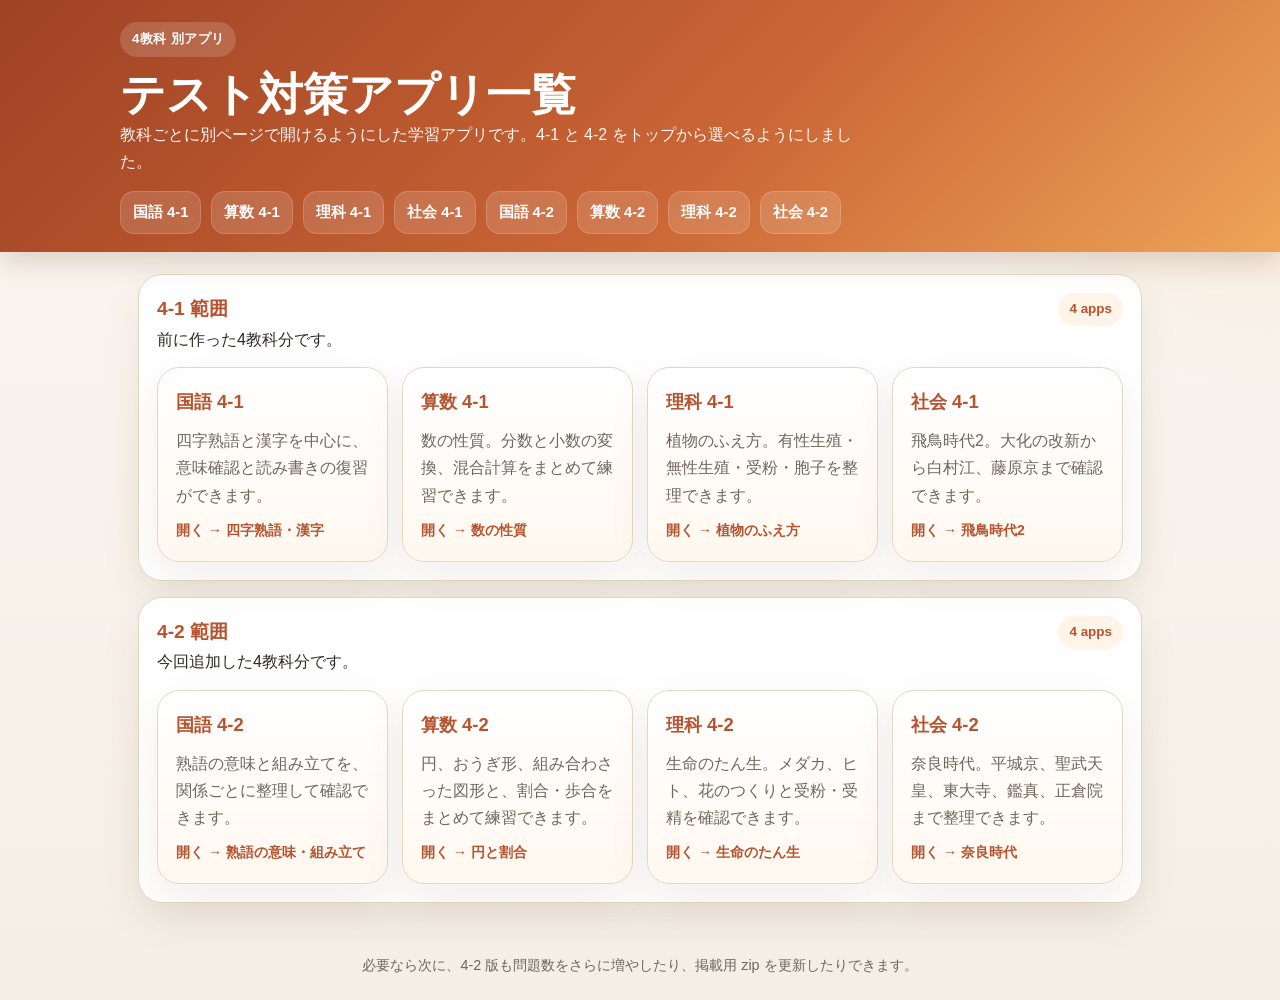
<file: index.html>
<!DOCTYPE html>
<html lang="ja">
<head>
  <meta charset="UTF-8">
  <meta name="viewport" content="width=device-width, initial-scale=1.0">
  <title>テスト対策アプリ一覧</title>
  <link rel="stylesheet" href="study-app.css">
</head>
<body>
  <div class="shell">
    <header>
      <div class="hero">
        <span class="eyebrow">4教科 別アプリ</span>
        <div>
          <h1>テスト対策アプリ一覧</h1>
          <p>教科ごとに別ページで開けるようにした学習アプリです。4-1 と 4-2 をトップから選べるようにしました。</p>
        </div>
        <div class="hero-meta">
          <a class="hero-chip" href="kokugo-4-1.html">国語 4-1</a>
          <a class="hero-chip" href="sansu-4-1.html">算数 4-1</a>
          <a class="hero-chip" href="rika-4-1.html">理科 4-1</a>
          <a class="hero-chip" href="shakai-4-1.html">社会 4-1</a>
          <a class="hero-chip" href="kokugo-4-2.html">国語 4-2</a>
          <a class="hero-chip" href="sansu-4-2.html">算数 4-2</a>
          <a class="hero-chip" href="rika-4-2.html">理科 4-2</a>
          <a class="hero-chip" href="shakai-4-2.html">社会 4-2</a>
        </div>
      </div>
    </header>

    <main>
      <section class="card" style="margin-bottom:16px;">
        <div class="card-head">
          <div>
            <h2>4-1 範囲</h2>
            <p>前に作った4教科分です。</p>
          </div>
          <span class="pill">4 apps</span>
        </div>
        <div class="nav-grid">
          <a class="nav-card" href="kokugo-4-1.html">
            <div class="nav-title">国語 4-1</div>
            <div class="nav-desc">四字熟語と漢字を中心に、意味確認と読み書きの復習ができます。</div>
            <div class="nav-mini">開く → 四字熟語・漢字</div>
          </a>
          <a class="nav-card" href="sansu-4-1.html">
            <div class="nav-title">算数 4-1</div>
            <div class="nav-desc">数の性質。分数と小数の変換、混合計算をまとめて練習できます。</div>
            <div class="nav-mini">開く → 数の性質</div>
          </a>
          <a class="nav-card" href="rika-4-1.html">
            <div class="nav-title">理科 4-1</div>
            <div class="nav-desc">植物のふえ方。有性生殖・無性生殖・受粉・胞子を整理できます。</div>
            <div class="nav-mini">開く → 植物のふえ方</div>
          </a>
          <a class="nav-card" href="shakai-4-1.html">
            <div class="nav-title">社会 4-1</div>
            <div class="nav-desc">飛鳥時代2。大化の改新から白村江、藤原京まで確認できます。</div>
            <div class="nav-mini">開く → 飛鳥時代2</div>
          </a>
        </div>
      </section>

      <section class="card">
        <div class="card-head">
          <div>
            <h2>4-2 範囲</h2>
            <p>今回追加した4教科分です。</p>
          </div>
          <span class="pill">4 apps</span>
        </div>
        <div class="nav-grid">
          <a class="nav-card" href="kokugo-4-2.html">
            <div class="nav-title">国語 4-2</div>
            <div class="nav-desc">熟語の意味と組み立てを、関係ごとに整理して確認できます。</div>
            <div class="nav-mini">開く → 熟語の意味・組み立て</div>
          </a>
          <a class="nav-card" href="sansu-4-2.html">
            <div class="nav-title">算数 4-2</div>
            <div class="nav-desc">円、おうぎ形、組み合わさった図形と、割合・歩合をまとめて練習できます。</div>
            <div class="nav-mini">開く → 円と割合</div>
          </a>
          <a class="nav-card" href="rika-4-2.html">
            <div class="nav-title">理科 4-2</div>
            <div class="nav-desc">生命のたん生。メダカ、ヒト、花のつくりと受粉・受精を確認できます。</div>
            <div class="nav-mini">開く → 生命のたん生</div>
          </a>
          <a class="nav-card" href="shakai-4-2.html">
            <div class="nav-title">社会 4-2</div>
            <div class="nav-desc">奈良時代。平城京、聖武天皇、東大寺、鑑真、正倉院まで整理できます。</div>
            <div class="nav-mini">開く → 奈良時代</div>
          </a>
        </div>
      </section>
    </main>

    <footer>必要なら次に、4-2 版も問題数をさらに増やしたり、掲載用 zip を更新したりできます。</footer>
  </div>
</body>
</html>
</file>
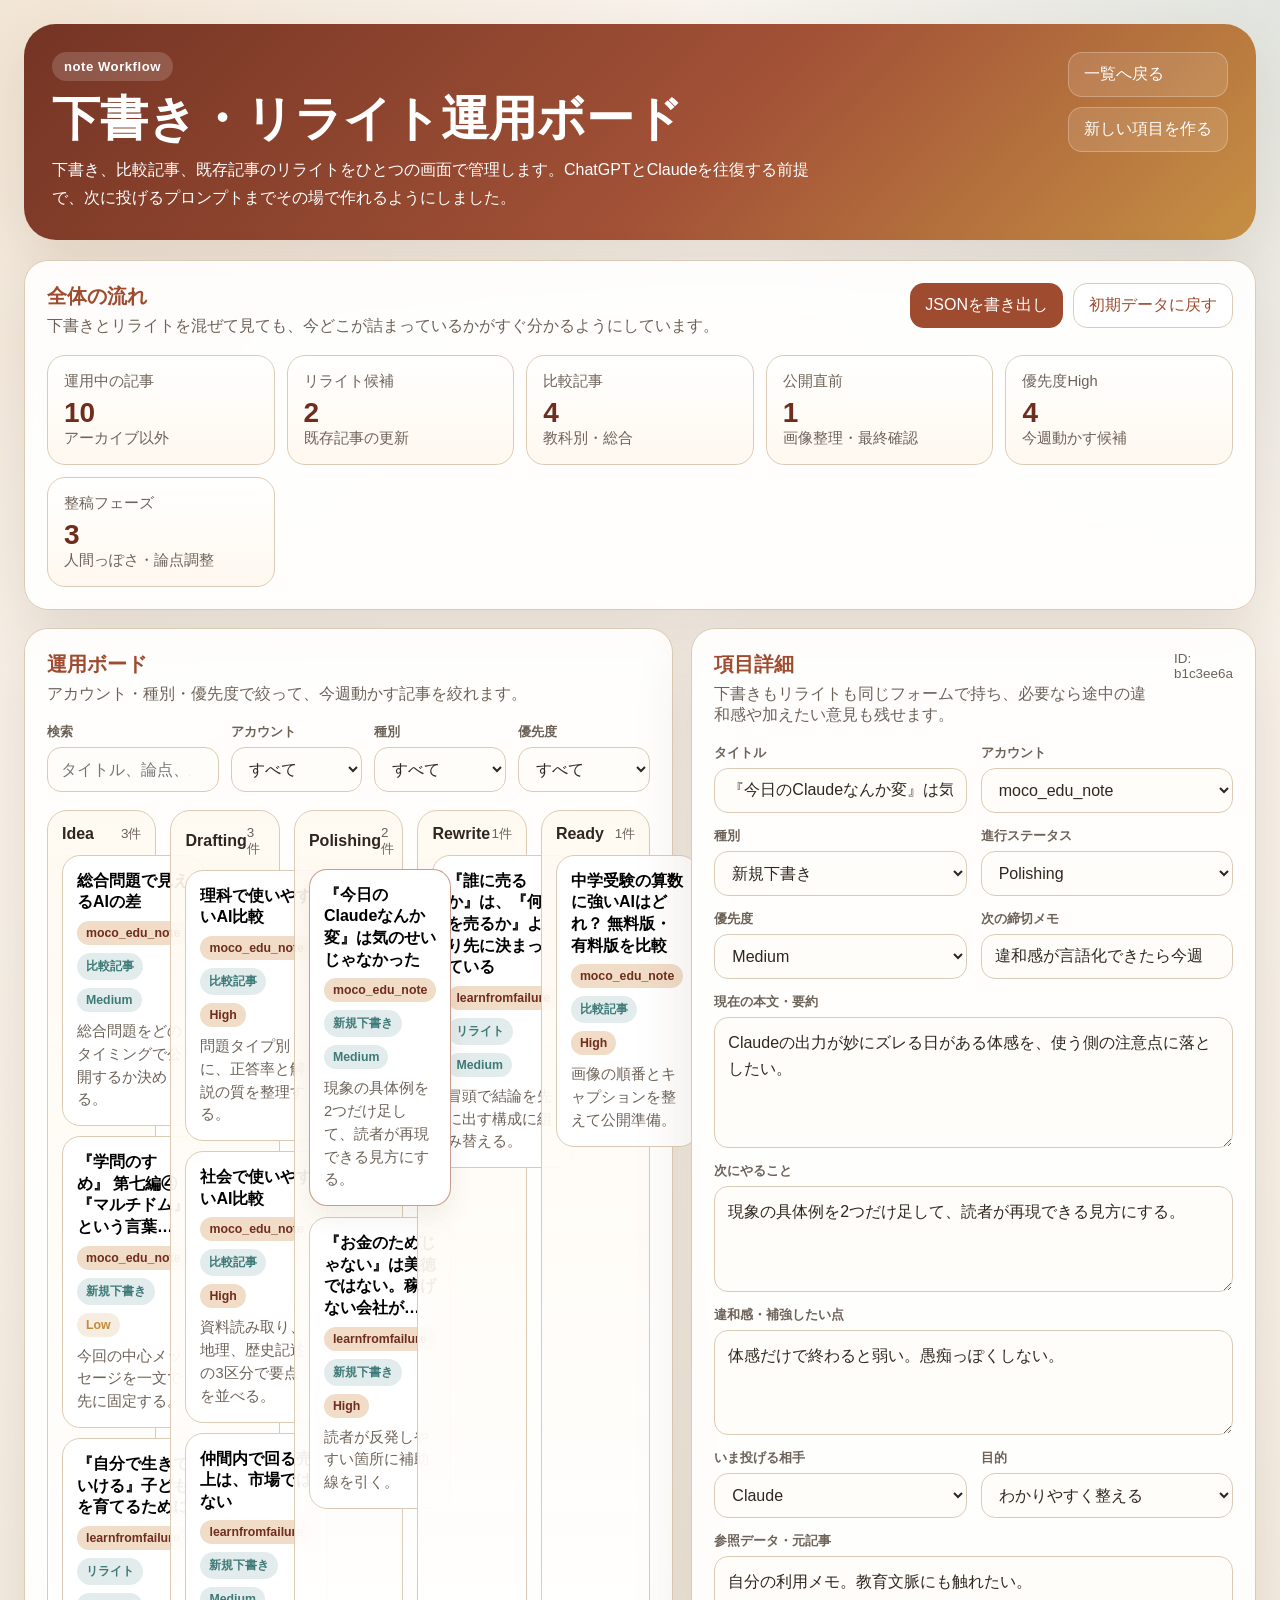
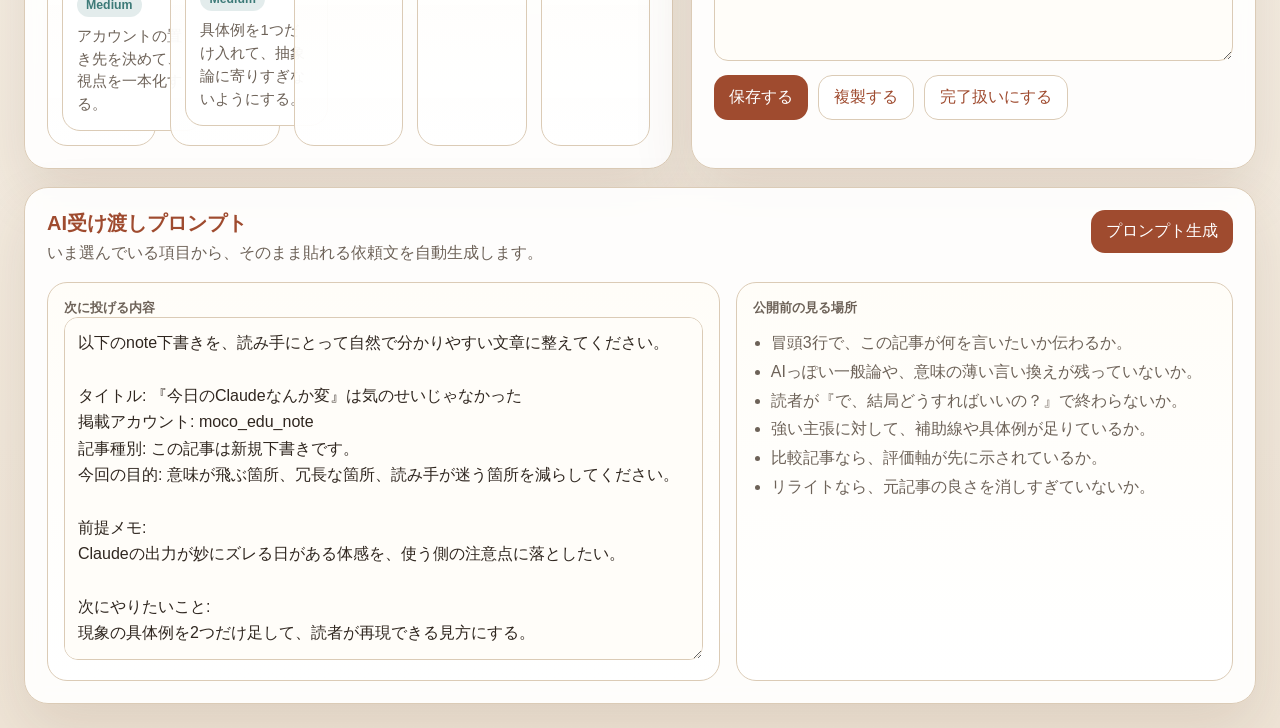
<file: note-workflow-app/index.html>
<!DOCTYPE html>
<html lang="ja">
<head>
  <meta charset="UTF-8">
  <meta name="viewport" content="width=device-width, initial-scale=1.0">
  <title>note下書き・リライト運用</title>
  <link rel="stylesheet" href="note-workflow.css">
</head>
<body>
  <div class="app-shell">
    <header class="hero">
      <div class="hero-copy">
        <span class="eyebrow">note Workflow</span>
        <h1>下書き・リライト運用ボード</h1>
        <p>下書き、比較記事、既存記事のリライトをひとつの画面で管理します。ChatGPTとClaudeを往復する前提で、次に投げるプロンプトまでその場で作れるようにしました。</p>
      </div>
      <div class="hero-actions">
        <a class="ghost-link" href="../index.html">一覧へ戻る</a>
        <button class="ghost-btn" id="newItemBtn" type="button">新しい項目を作る</button>
      </div>
    </header>

    <main class="layout">
      <section class="panel stats-panel">
        <div class="panel-head">
          <div>
            <h2>全体の流れ</h2>
            <p>下書きとリライトを混ぜて見ても、今どこが詰まっているかがすぐ分かるようにしています。</p>
          </div>
          <div class="panel-actions">
            <button id="exportBtn" type="button">JSONを書き出し</button>
            <button id="resetBtn" type="button">初期データに戻す</button>
          </div>
        </div>
        <div class="stats-grid" id="statsGrid"></div>
      </section>

      <section class="panel board-panel">
        <div class="panel-head">
          <div>
            <h2>運用ボード</h2>
            <p>アカウント・種別・優先度で絞って、今週動かす記事を絞れます。</p>
          </div>
        </div>
        <div class="toolbar">
          <label>
            <span>検索</span>
            <input id="searchInput" type="search" placeholder="タイトル、論点、次アクション">
          </label>
          <label>
            <span>アカウント</span>
            <select id="accountFilter">
              <option value="all">すべて</option>
              <option value="moco_edu_note">moco_edu_note</option>
              <option value="learnfromfailure">learnfromfailure</option>
            </select>
          </label>
          <label>
            <span>種別</span>
            <select id="typeFilter">
              <option value="all">すべて</option>
              <option value="draft">新規下書き</option>
              <option value="rewrite">リライト</option>
              <option value="comparison">比較記事</option>
            </select>
          </label>
          <label>
            <span>優先度</span>
            <select id="priorityFilter">
              <option value="all">すべて</option>
              <option value="High">High</option>
              <option value="Medium">Medium</option>
              <option value="Low">Low</option>
            </select>
          </label>
        </div>
        <div class="board" id="board"></div>
      </section>

      <section class="panel detail-panel">
        <div class="panel-head">
          <div>
            <h2>項目詳細</h2>
            <p>下書きもリライトも同じフォームで持ち、必要なら途中の違和感や加えたい意見も残せます。</p>
          </div>
          <span class="current-id" id="currentIdLabel"></span>
        </div>
        <form id="itemForm" class="editor-grid">
          <label>
            <span>タイトル</span>
            <input name="title" type="text" required>
          </label>
          <label>
            <span>アカウント</span>
            <select name="account">
              <option value="moco_edu_note">moco_edu_note</option>
              <option value="learnfromfailure">learnfromfailure</option>
            </select>
          </label>
          <label>
            <span>種別</span>
            <select name="type">
              <option value="draft">新規下書き</option>
              <option value="rewrite">リライト</option>
              <option value="comparison">比較記事</option>
            </select>
          </label>
          <label>
            <span>進行ステータス</span>
            <select name="status">
              <option value="Idea">Idea</option>
              <option value="Drafting">Drafting</option>
              <option value="Polishing">Polishing</option>
              <option value="Rewrite">Rewrite</option>
              <option value="Ready">Ready</option>
            </select>
          </label>
          <label>
            <span>優先度</span>
            <select name="priority">
              <option value="High">High</option>
              <option value="Medium">Medium</option>
              <option value="Low">Low</option>
            </select>
          </label>
          <label>
            <span>次の締切メモ</span>
            <input name="due" type="text" placeholder="例: 今週中 / 4月末 / 画像整理後">
          </label>
          <label class="full">
            <span>現在の本文・要約</span>
            <textarea name="summary" rows="4" placeholder="本文全部を貼らなくても、今の論点や状態が分かる要約でOKです。"></textarea>
          </label>
          <label class="full">
            <span>次にやること</span>
            <textarea name="nextAction" rows="3" placeholder="例: 画像だけ整理する / 理科の実験問題データを表にする / 書き出しだけ強くする"></textarea>
          </label>
          <label class="full">
            <span>違和感・補強したい点</span>
            <textarea name="concerns" rows="3" placeholder="AIっぽい、論点が飛ぶ、意見が弱い、説明が長い、など。"></textarea>
          </label>
          <label>
            <span>いま投げる相手</span>
            <select name="targetAi">
              <option value="ChatGPT">ChatGPT</option>
              <option value="Claude">Claude</option>
            </select>
          </label>
          <label>
            <span>目的</span>
            <select name="aiGoal">
              <option value="first-draft">初稿をつくる</option>
              <option value="clarity-pass">わかりやすく整える</option>
              <option value="humanize-pass">AIっぽさを抜く</option>
              <option value="opinion-pass">意見を足す</option>
              <option value="rewrite-pass">既存記事をリライトする</option>
              <option value="comparison-pass">比較記事として整理する</option>
            </select>
          </label>
          <label class="full">
            <span>参照データ・元記事</span>
            <textarea name="source" rows="3" placeholder="例: 理科4-1のデータ、旧note記事URL、スクショあり、国語記事と同じ構成、など。"></textarea>
          </label>
          <div class="form-actions full">
            <button type="submit">保存する</button>
            <button type="button" id="duplicateBtn">複製する</button>
            <button type="button" id="archiveBtn">完了扱いにする</button>
          </div>
        </form>
      </section>

      <section class="panel prompt-panel">
        <div class="panel-head">
          <div>
            <h2>AI受け渡しプロンプト</h2>
            <p>いま選んでいる項目から、そのまま貼れる依頼文を自動生成します。</p>
          </div>
          <button id="generatePromptBtn" type="button">プロンプト生成</button>
        </div>
        <div class="prompt-grid">
          <div class="prompt-box">
            <div class="prompt-label">次に投げる内容</div>
            <textarea id="promptOutput" rows="12" readonly placeholder="項目を選んで「プロンプト生成」を押すと、ここに表示されます。"></textarea>
          </div>
          <div class="check-card">
            <div class="prompt-label">公開前の見る場所</div>
            <ul class="check-list" id="reviewChecklist"></ul>
          </div>
        </div>
      </section>
    </main>
  </div>

  <script src="note-workflow.js"></script>
</body>
</html>
</file>
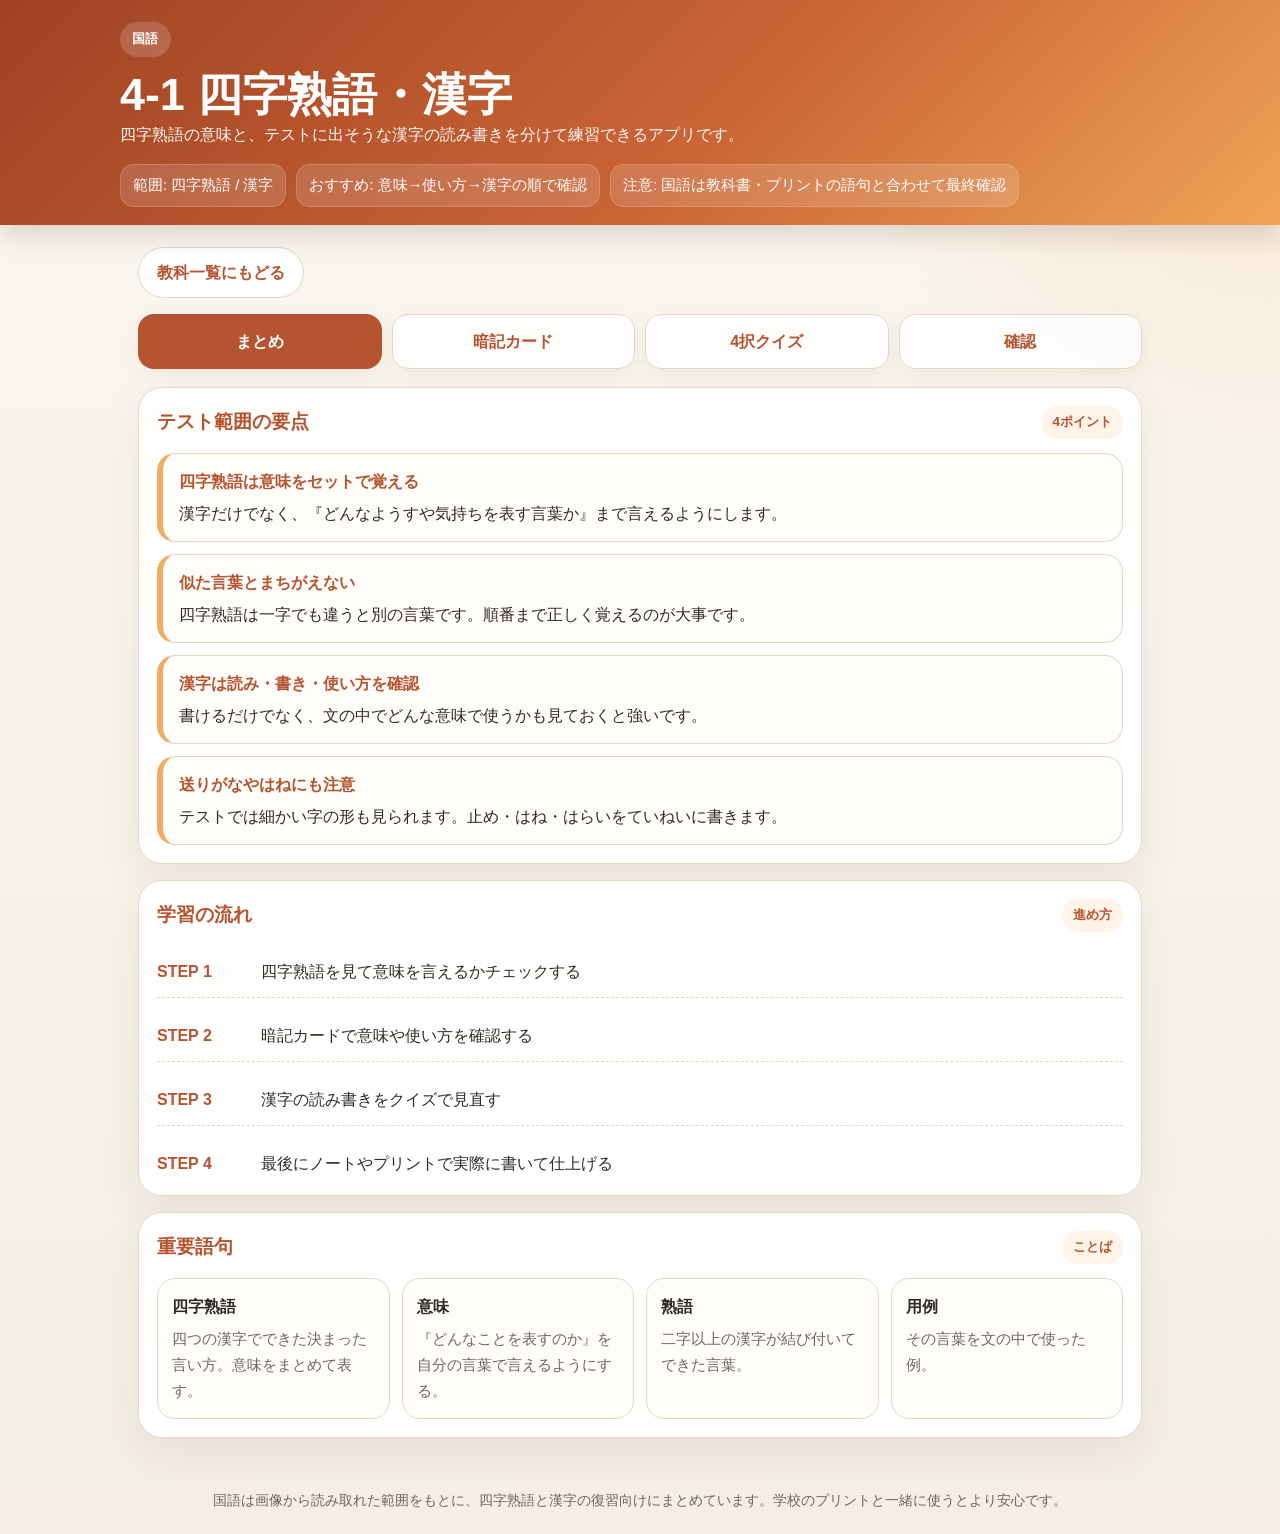
<file: kokugo-4-1.html>
<!DOCTYPE html>
<html lang="ja">
<head>
  <meta charset="UTF-8">
  <meta name="viewport" content="width=device-width, initial-scale=1.0">
  <title>国語 4-1 テスト対策</title>
  <link rel="stylesheet" href="study-app.css">
</head>
<body>
  <div class="shell">
    <header>
      <div class="hero">
        <span class="eyebrow" id="eyebrow"></span>
        <div>
          <h1 id="appTitle"></h1>
          <p id="appDescription"></p>
        </div>
        <div class="hero-meta" id="heroMeta"></div>
      </div>
    </header>

    <main>
      <div class="row" style="margin-top:0;margin-bottom:16px;">
        <a class="sub" href="index.html">教科一覧にもどる</a>
      </div>

      <div class="tabs">
        <button class="tab-btn active" data-tab="summary">まとめ</button>
        <button class="tab-btn" data-tab="flash">暗記カード</button>
        <button class="tab-btn" data-tab="quiz">4択クイズ</button>
        <button class="tab-btn" data-tab="check">確認</button>
      </div>

      <section id="summary" class="panel active">
        <div class="section-grid">
          <article class="card">
            <div class="card-head">
              <h2>テスト範囲の要点</h2>
              <span class="pill" id="pointCount"></span>
            </div>
            <div class="point-list" id="summaryPoints"></div>
          </article>
          <article class="card">
            <div class="card-head">
              <h2>学習の流れ</h2>
              <span class="pill">進め方</span>
            </div>
            <div class="timeline" id="timeline"></div>
          </article>
          <article class="card">
            <div class="card-head">
              <h2>重要語句</h2>
              <span class="pill">ことば</span>
            </div>
            <div class="terms" id="terms"></div>
          </article>
        </div>
      </section>

      <section id="flash" class="panel">
        <article class="card">
          <div class="card-head">
            <div>
              <h2>暗記カード</h2>
              <p>意味や読みをすばやく確認できます。</p>
            </div>
            <span class="pill" id="flashCount"></span>
          </div>
          <div class="flash-grid" id="flashGrid"></div>
        </article>
      </section>

      <section id="quiz" class="panel">
        <article class="card">
          <div class="quiz-head">
            <h2>4択クイズ</h2>
            <div class="progress" id="progress"></div>
          </div>
          <div class="question" id="question"></div>
          <div class="choices" id="choices"></div>
          <div class="result" id="result"></div>
          <div class="row">
            <button id="nextBtn" class="action" style="display:none;">次の問題</button>
            <button id="restartBtn" class="sub">もう一回</button>
          </div>
        </article>
      </section>

      <section id="check" class="panel">
        <article class="card">
          <div class="card-head">
            <div>
              <h2>学習チェック</h2>
              <p>本番前にできることを確認します。</p>
            </div>
            <span class="pill completion" id="completionRate"></span>
          </div>
          <div class="checklist" id="checklist"></div>
        </article>
      </section>
    </main>

    <footer id="footerNote"></footer>
  </div>

  <script src="study-app.js"></script>
  <script>
    initStudyApp({
      storageKey: "kokugo-4-1",
      pageTitle: "国語 4-1 四字熟語・漢字",
      subject: "国語",
      unit: "4-1 四字熟語・漢字",
      description: "四字熟語の意味と、テストに出そうな漢字の読み書きを分けて練習できるアプリです。",
      meta: [
        "範囲: 四字熟語 / 漢字",
        "おすすめ: 意味→使い方→漢字の順で確認",
        "注意: 国語は教科書・プリントの語句と合わせて最終確認"
      ],
      summaryPoints: [
        { title: "四字熟語は意味をセットで覚える", body: "漢字だけでなく、『どんなようすや気持ちを表す言葉か』まで言えるようにします。" },
        { title: "似た言葉とまちがえない", body: "四字熟語は一字でも違うと別の言葉です。順番まで正しく覚えるのが大事です。" },
        { title: "漢字は読み・書き・使い方を確認", body: "書けるだけでなく、文の中でどんな意味で使うかも見ておくと強いです。" },
        { title: "送りがなやはねにも注意", body: "テストでは細かい字の形も見られます。止め・はね・はらいをていねいに書きます。" }
      ],
      timeline: [
        { year: "STEP 1", event: "四字熟語を見て意味を言えるかチェックする" },
        { year: "STEP 2", event: "暗記カードで意味や使い方を確認する" },
        { year: "STEP 3", event: "漢字の読み書きをクイズで見直す" },
        { year: "STEP 4", event: "最後にノートやプリントで実際に書いて仕上げる" }
      ],
      terms: [
        { word: "四字熟語", meaning: "四つの漢字でできた決まった言い方。意味をまとめて表す。" },
        { word: "意味", meaning: "『どんなことを表すのか』を自分の言葉で言えるようにする。" },
        { word: "熟語", meaning: "二字以上の漢字が結び付いてできた言葉。" },
        { word: "用例", meaning: "その言葉を文の中で使った例。" }
      ],
      flashcards: [
        { front: "一日千秋", back: "一日が千年にも感じられるほど、待ち遠しいこと。" },
        { front: "以心伝心", back: "言葉に出さなくても、おたがいの気持ちが通じ合うこと。" },
        { front: "試行錯誤", back: "いろいろ試しながら、失敗と工夫をくり返してやってみること。" },
        { front: "公明正大", back: "かくしごとや不正がなく、正しく立派なようす。" },
        { front: "『志』", back: "こころざし。目標に向かう強い気持ち。" },
        { front: "『誤』", back: "あやまる、あやまり。まちがいに関係する漢字。" },
        { front: "『律』", back: "きまり、おきて。『法律』の『律』。" },
        { front: "『段』", back: "だん。順序や区切りを表す漢字。" },
        { front: "『招』", back: "まねく。人を呼びよせること。" },
        { front: "『映』", back: "うつる、うつす。光や姿が見えること。" },
        { front: "『値』", back: "ねうち、あたい。物の価値に関係する漢字。" },
        { front: "『亡』", back: "なくなる、ほろびる。死や消失に関係する漢字。" },
        { front: "一日千秋の使い方", back: "『遠足の日が一日千秋の思いで待ち遠しかった。』" },
        { front: "以心伝心の使い方", back: "『友だちとは目を合わせただけで以心伝心だった。』" },
        { front: "試行錯誤の使い方", back: "『自由研究では試行錯誤しながら作り方を考えた。』" },
        { front: "公明正大の使い方", back: "『公明正大なやり方で係を決めた。』" },
        { front: "『志』を使う言葉", back: "志を立てる、志をもつ。" },
        { front: "『誤』を使う言葉", back: "誤答、誤解、誤り。" },
        { front: "『律』を使う言葉", back: "法律、規律、自律。" },
        { front: "『段』を使う言葉", back: "階段、段落、手段。" },
        { front: "『招』を使う言葉", back: "招待、招く、招集。" },
        { front: "『映』を使う言葉", back: "映画、反映、映る。" },
        { front: "『値』を使う言葉", back: "価値、数値、値上がり。" },
        { front: "『亡』を使う言葉", back: "死亡、亡くす、亡国。" }
      ],
      quiz: [
        {
          question: "『一日千秋』の意味としていちばん近いものはどれ？",
          choices: ["とても短い時間", "待ち遠しくて長く感じること", "一日中勉強すること", "秋の一日を楽しむこと"],
          answerIndex: 1,
          explanation: "待つ時間がとても長く感じられる、という意味です。"
        },
        {
          question: "『以心伝心』に近い内容はどれ？",
          choices: ["大声で伝えること", "手紙で知らせること", "言わなくても気持ちが通じること", "心を入れかえること"],
          answerIndex: 2,
          explanation: "言葉を使わなくても心が通じることを表します。"
        },
        {
          question: "『試行錯誤』に合う説明はどれ？",
          choices: ["何も考えずに進むこと", "試したり直したりをくり返すこと", "早く終わらせること", "答えを写すこと"],
          answerIndex: 1,
          explanation: "何度もためしながら方法を見つけるときに使います。"
        },
        {
          question: "『公明正大』の反対に近いようすはどれ？",
          choices: ["正しく堂々としている", "明るく元気である", "こそこそとごまかす", "勉強をがんばる"],
          answerIndex: 2,
          explanation: "公明正大は、不正がなく正しいようすです。"
        },
        {
          question: "『こころざし』と読む漢字はどれ？",
          choices: ["誌", "志", "師", "試"],
          answerIndex: 1,
          explanation: "『志』は目標に向かう気持ちを表します。"
        },
        {
          question: "『あやまち』に関係する漢字として正しいのはどれ？",
          choices: ["語", "護", "誤", "悟"],
          answerIndex: 2,
          explanation: "『誤り』の『誤』です。"
        },
        {
          question: "『公明正大』に近いようすはどれ？",
          choices: ["こそこそと隠す", "正しく堂々としている", "あわてて逃げる", "気分で決める"],
          answerIndex: 1,
          explanation: "公明正大は、かくしごとがなく正しいようすです。"
        },
        {
          question: "『こころざし』を表す漢字を使った言葉として自然なのはどれ？",
          choices: ["志を立てる", "志を落とす石", "志を食べる", "志を洗う"],
          answerIndex: 0,
          explanation: "『志を立てる』は目標を決める言い方です。"
        },
        {
          question: "『招く』の意味にいちばん近いものはどれ？",
          choices: ["追い出す", "まねき入れる", "見つめる", "書き直す"],
          answerIndex: 1,
          explanation: "『招く』は人を呼んだり、まねき入れたりすることです。"
        },
        {
          question: "『値』を使う言葉として正しいものはどれ？",
          choices: ["値上がり", "置上がり", "直上がり", "知上がり"],
          answerIndex: 0,
          explanation: "『値』はねうちや金額に関係する漢字です。"
        },
        {
          question: "『映る』の説明として正しいものはどれ？",
          choices: ["音が聞こえること", "姿や光が見えること", "においが広がること", "手でつかむこと"],
          answerIndex: 1,
          explanation: "鏡や水面に姿が見えるときなどに『映る』を使います。"
        },
        {
          question: "『段』を使った言葉としていちばん自然なのはどれ？",
          choices: ["階段", "海段", "貝段", "絵段"],
          answerIndex: 0,
          explanation: "『段』は区切りや順序を表し、『階段』などで使います。"
        },
        {
          question: "『亡くす』に近い意味はどれ？",
          choices: ["なくしてしまう", "ひろう", "ならべる", "温める"],
          answerIndex: 0,
          explanation: "『亡くす』は人を失う、命をなくすなどの意味で使います。"
        },
        {
          question: "『一日千秋』を使う文としていちばん自然なのはどれ？",
          choices: ["宿題を一日千秋で解いた", "発表会の日を一日千秋の思いで待った", "一日千秋を食べた", "一日千秋で走った"],
          answerIndex: 1,
          explanation: "待ち遠しい気持ちを表すときに使います。"
        },
        {
          question: "『以心伝心』が合う場面はどれ？",
          choices: ["手紙を何枚も書く", "言葉がなくても気持ちが通じる", "遠くまで走る", "本を静かに読む"],
          answerIndex: 1,
          explanation: "言葉がなくても心が通じることです。"
        },
        {
          question: "『試行錯誤』の『錯』に近い意味はどれ？",
          choices: ["まじる・まちがう", "食べる", "休む", "歌う"],
          answerIndex: 0,
          explanation: "試したりまちがえたりしながら考えることを表します。"
        },
        {
          question: "『公明正大』な行動として正しいのはどれ？",
          choices: ["こっそりルールを変える", "みんなに見えるように公平に決める", "気分だけで決める", "友だちだけをえこひいきする"],
          answerIndex: 1,
          explanation: "公平でかくしごとのないやり方です。"
        },
        {
          question: "『律』を使う言葉として正しいものはどれ？",
          choices: ["法津", "法律", "法率", "法立"],
          answerIndex: 1,
          explanation: "『法律』の『律』です。"
        },
        {
          question: "『招待』の『招』の意味に近いのはどれ？",
          choices: ["まねく", "しずめる", "きざむ", "たたかう"],
          answerIndex: 0,
          explanation: "人を呼びよせる意味があります。"
        },
        {
          question: "『映画』の『映』と同じ漢字を使うものはどれ？",
          choices: ["英会話", "反映", "営業", "中央"],
          answerIndex: 1,
          explanation: "『反映』も『映』を使います。"
        },
        {
          question: "『値上がり』に使う漢字はどれ？",
          choices: ["直", "値", "置", "植"],
          answerIndex: 1,
          explanation: "ねうちや金額を表すときは『値』です。"
        },
        {
          question: "『段落』の『段』に近い意味はどれ？",
          choices: ["区切り", "色", "音", "速さ"],
          answerIndex: 0,
          explanation: "段は順序や区切りを表すことがあります。"
        },
        {
          question: "『亡国』の『亡』の意味に近いのはどれ？",
          choices: ["国がほろびる", "国を広げる", "国をつくる", "国を守る"],
          answerIndex: 0,
          explanation: "亡は『ほろびる』『なくなる』の意味です。"
        },
        {
          question: "四字熟語を覚えるときに大切なことはどれ？",
          choices: ["漢字一字だけを見る", "意味と使い方をセットで覚える", "声に出さない", "順番は気にしない"],
          answerIndex: 1,
          explanation: "意味と用例まで確認すると定着しやすいです。"
        }
      ],
      checkItems: [
        { title: "四字熟語を見て意味を言える", note: "少なくとも4つは説明できるようにします。" },
        { title: "漢字をていねいに書ける", note: "止め・はね・はらいまで意識します。" },
        { title: "まちがえた語句をノートに書き直した", note: "見るだけで終わらせず、手で書いておくと残ります。" },
        { title: "教科書やプリントの語句も見直した", note: "アプリと学校の範囲を合わせて最終確認します。" }
      ],
      footer: "国語は画像から読み取れた範囲をもとに、四字熟語と漢字の復習向けにまとめています。学校のプリントと一緒に使うとより安心です。"
    });
  </script>
</body>
</html>
</file>
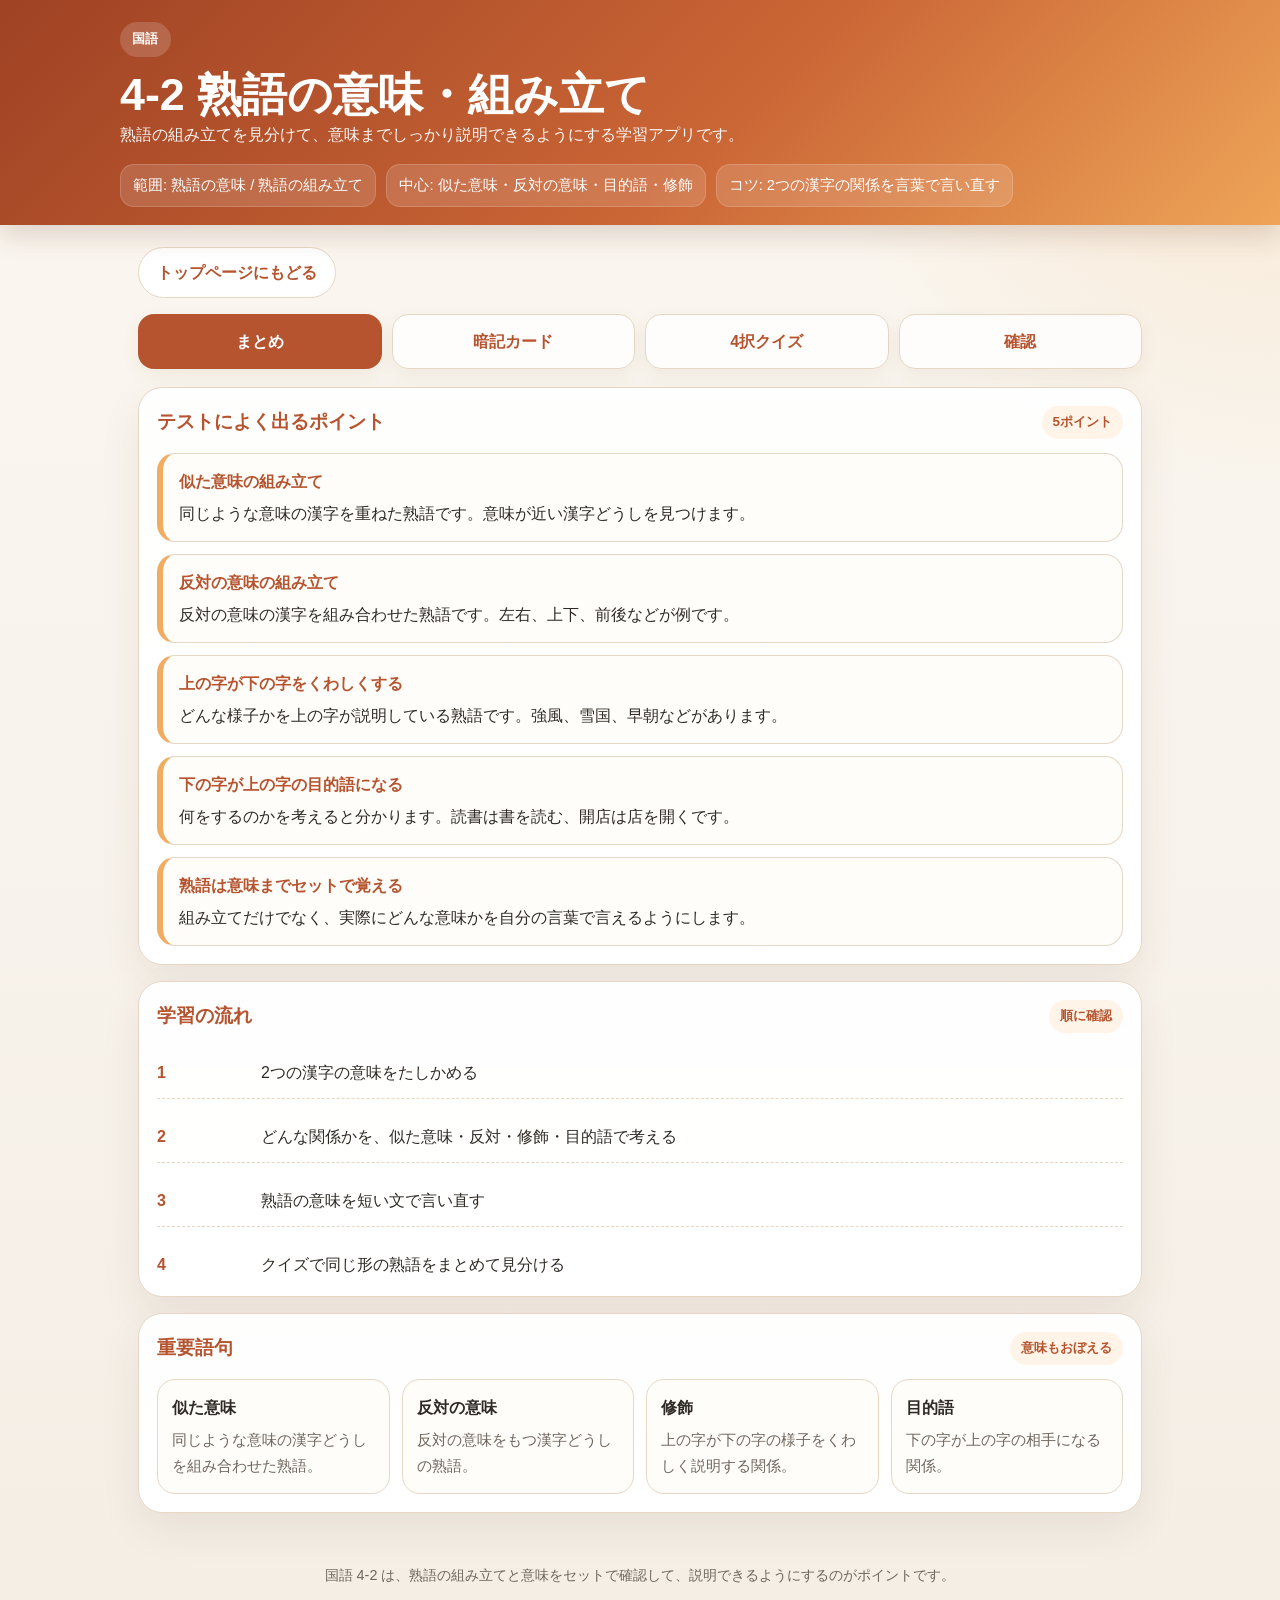
<file: kokugo-4-2.html>
﻿<!DOCTYPE html>
<html lang="ja">
<head>
  <meta charset="UTF-8">
  <meta name="viewport" content="width=device-width, initial-scale=1.0">
  <title>国語 4-2 熟語の意味・組み立て</title>
  <link rel="stylesheet" href="study-app.css">
</head>
<body>
  <div class="shell">
    <header><div class="hero"><span class="eyebrow" id="eyebrow"></span><div><h1 id="appTitle"></h1><p id="appDescription"></p></div><div class="hero-meta" id="heroMeta"></div></div></header>
    <main>
      <div class="row" style="margin-top:0;margin-bottom:16px;"><a class="sub" href="index.html">トップページにもどる</a></div>
      <div class="tabs"><button class="tab-btn active" data-tab="summary">まとめ</button><button class="tab-btn" data-tab="flash">暗記カード</button><button class="tab-btn" data-tab="quiz">4択クイズ</button><button class="tab-btn" data-tab="check">確認</button></div>
      <section id="summary" class="panel active"><div class="section-grid"><article class="card"><div class="card-head"><h2>テストによく出るポイント</h2><span class="pill" id="pointCount"></span></div><div class="point-list" id="summaryPoints"></div></article><article class="card"><div class="card-head"><h2>学習の流れ</h2><span class="pill">順に確認</span></div><div class="timeline" id="timeline"></div></article><article class="card"><div class="card-head"><h2>重要語句</h2><span class="pill">意味もおぼえる</span></div><div class="terms" id="terms"></div></article></div></section>
      <section id="flash" class="panel"><article class="card"><div class="card-head"><div><h2>暗記カード</h2><p>タップして表と裏を切りかえながら、熟語の組み立てと意味を覚えよう。</p></div><span class="pill" id="flashCount"></span></div><div class="flash-grid" id="flashGrid"></div></article></section>
      <section id="quiz" class="panel"><article class="card"><div class="quiz-head"><h2>4択クイズ</h2><div class="progress" id="progress"></div></div><div class="question" id="question"></div><div class="choices" id="choices"></div><div class="result" id="result"></div><div class="row"><button id="nextBtn" class="action" style="display:none;">次の問題へ</button><button id="restartBtn" class="sub">もう一回</button></div></article></section>
      <section id="check" class="panel"><article class="card"><div class="card-head"><div><h2>学習チェック</h2><p>覚えたところにチェックして、仕上がりを確認しよう。</p></div><span class="pill completion" id="completionRate"></span></div><div class="checklist" id="checklist"></div></article></section>
    </main>
    <footer id="footerNote"></footer>
  </div>
  <script src="study-app.js"></script>
  <script>
    initStudyApp({
      storageKey: "kokugo-4-2",
      pageTitle: "国語 4-2 熟語の意味・組み立て",
      subject: "国語",
      unit: "4-2 熟語の意味・組み立て",
      description: "熟語の組み立てを見分けて、意味までしっかり説明できるようにする学習アプリです。",
      meta: ["範囲: 熟語の意味 / 熟語の組み立て", "中心: 似た意味・反対の意味・目的語・修飾", "コツ: 2つの漢字の関係を言葉で言い直す"],
      summaryPoints: [
        { title: "似た意味の組み立て", body: "同じような意味の漢字を重ねた熟語です。意味が近い漢字どうしを見つけます。" },
        { title: "反対の意味の組み立て", body: "反対の意味の漢字を組み合わせた熟語です。左右、上下、前後などが例です。" },
        { title: "上の字が下の字をくわしくする", body: "どんな様子かを上の字が説明している熟語です。強風、雪国、早朝などがあります。" },
        { title: "下の字が上の字の目的語になる", body: "何をするのかを考えると分かります。読書は書を読む、開店は店を開くです。" },
        { title: "熟語は意味までセットで覚える", body: "組み立てだけでなく、実際にどんな意味かを自分の言葉で言えるようにします。" }
      ],
      timeline: [
        { year: "1", event: "2つの漢字の意味をたしかめる" },
        { year: "2", event: "どんな関係かを、似た意味・反対・修飾・目的語で考える" },
        { year: "3", event: "熟語の意味を短い文で言い直す" },
        { year: "4", event: "クイズで同じ形の熟語をまとめて見分ける" }
      ],
      terms: [
        { word: "似た意味", meaning: "同じような意味の漢字どうしを組み合わせた熟語。" },
        { word: "反対の意味", meaning: "反対の意味をもつ漢字どうしの熟語。" },
        { word: "修飾", meaning: "上の字が下の字の様子をくわしく説明する関係。" },
        { word: "目的語", meaning: "下の字が上の字の相手になる関係。" }
      ],
      flashcards: [
        { front: "強風", back: "強い風。上の字が下の字をくわしくする熟語。" },
        { front: "雪国", back: "雪の多い国。上の字が下の字をくわしくする熟語。" },
        { front: "読書", back: "書を読むこと。下の字が上の字の目的語になる熟語。" },
        { front: "開店", back: "店を開くこと。下の字が上の字の目的語になる熟語。" },
        { front: "森林", back: "森と林で、似た意味の漢字を重ねた熟語。" },
        { front: "道路", back: "道と路で、似た意味の漢字を重ねた熟語。" },
        { front: "左右", back: "左と右で、反対の意味の漢字を組み合わせた熟語。" },
        { front: "上下", back: "上と下で、反対の意味の漢字を組み合わせた熟語。" },
        { front: "前後", back: "前と後ろで、反対の意味の漢字を組み合わせた熟語。" },
        { front: "着席", back: "席に着くこと。下の字が上の字の目的語になる熟語。" },
        { front: "日記", back: "日を記すこと。下の字が上の字の目的語になる熟語。" },
        { front: "早朝", back: "早い朝。上の字が下の字をくわしくする熟語。" },
        { front: "白線", back: "白い線。上の字が下の字をくわしくする熟語。" },
        { front: "高台", back: "高い台地や高い場所。上の字が下の字をくわしくする熟語。" },
        { front: "売買", back: "売ることと買うこと。反対の意味の熟語。" },
        { front: "多少", back: "多いことと少ないこと。反対の意味の熟語。" },
        { front: "明暗", back: "明るいことと暗いこと。反対の意味の熟語。" },
        { front: "草原", back: "草の生えた原。上の字が下の字をくわしくする熟語。" },
        { front: "乗車", back: "車に乗ること。下の字が上の字の目的語になる熟語。" },
        { front: "洗顔", back: "顔を洗うこと。下の字が上の字の目的語になる熟語。" },
        { front: "岩石", back: "岩と石で、似た意味の熟語。" },
        { front: "音声", back: "音と声で、似た意味の熟語。" }
      ],
      quiz: [
        { question: "「読書」はどんな組み立ての熟語ですか。", choices: ["似た意味", "反対の意味", "上が下をくわしくする", "目的語の関係"], answerIndex: 3, explanation: "書を読む、の形なので目的語の関係です。" },
        { question: "「森林」はどんな組み立ての熟語ですか。", choices: ["似た意味", "反対の意味", "目的語の関係", "主語と述語"], answerIndex: 0, explanation: "森と林は似た意味の漢字です。" },
        { question: "「左右」はどんな組み立ての熟語ですか。", choices: ["似た意味", "反対の意味", "修飾", "目的語の関係"], answerIndex: 1, explanation: "左と右は反対の意味です。" },
        { question: "「強風」の意味として正しいものはどれですか。", choices: ["風を強くすること", "強い風", "風の反対", "風を読むこと"], answerIndex: 1, explanation: "強風は強い風です。" },
        { question: "「雪国」はどんな組み立ての熟語ですか。", choices: ["上が下をくわしくする", "似た意味", "反対の意味", "目的語の関係"], answerIndex: 0, explanation: "どんな国かを「雪」がくわしくしています。" },
        { question: "「開店」はどんな組み立ての熟語ですか。", choices: ["似た意味", "目的語の関係", "反対の意味", "主語と述語"], answerIndex: 1, explanation: "店を開く、の形です。" },
        { question: "「前後」はどんな組み立ての熟語ですか。", choices: ["反対の意味", "似た意味", "修飾", "目的語の関係"], answerIndex: 0, explanation: "前と後ろで反対の意味です。" },
        { question: "「白線」はどんな組み立ての熟語ですか。", choices: ["似た意味", "上が下をくわしくする", "目的語の関係", "反対の意味"], answerIndex: 1, explanation: "白い線、の意味です。" },
        { question: "「乗車」の意味として正しいものはどれですか。", choices: ["車を乗せること", "車に乗ること", "車が走ること", "車を洗うこと"], answerIndex: 1, explanation: "車に乗ることです。" },
        { question: "「売買」はどんな組み立ての熟語ですか。", choices: ["修飾", "反対の意味", "似た意味", "目的語の関係"], answerIndex: 1, explanation: "売ると買うは反対の意味です。" },
        { question: "「道路」にいちばん近い組み立てはどれですか。", choices: ["日記", "森林", "左右", "白線"], answerIndex: 1, explanation: "道路も森林も似た意味の漢字を重ねた熟語です。" },
        { question: "「着席」の意味として正しいものはどれですか。", choices: ["席を立つこと", "席に着くこと", "席を広げること", "席を数えること"], answerIndex: 1, explanation: "着席は席に着くことです。" },
        { question: "「多少」はどんな組み立ての熟語ですか。", choices: ["目的語の関係", "反対の意味", "似た意味", "修飾"], answerIndex: 1, explanation: "多いと少ないは反対です。" },
        { question: "「早朝」はどんな意味ですか。", choices: ["早く走ること", "朝を早くすること", "早い朝", "朝と夜"], answerIndex: 2, explanation: "早朝は早い朝です。" },
        { question: "「洗顔」はどんな組み立ての熟語ですか。", choices: ["反対の意味", "似た意味", "目的語の関係", "修飾"], answerIndex: 2, explanation: "顔を洗う、の形です。" },
        { question: "「岩石」はどんな組み立ての熟語ですか。", choices: ["似た意味", "反対の意味", "目的語の関係", "主語と述語"], answerIndex: 0, explanation: "岩と石は似た意味です。" },
        { question: "「高台」はどんな組み立ての熟語ですか。", choices: ["上が下をくわしくする", "似た意味", "反対の意味", "目的語の関係"], answerIndex: 0, explanation: "高い台を表します。" },
        { question: "「上下」に近い熟語はどれですか。", choices: ["音声", "売買", "左右", "開店"], answerIndex: 2, explanation: "どちらも反対の意味の熟語です。" },
        { question: "「日記」はどんな意味ですか。", choices: ["日を記すこと", "日を読むこと", "日を暗くすること", "日を数えること"], answerIndex: 0, explanation: "日記は日を記すことです。" },
        { question: "「音声」はどんな組み立ての熟語ですか。", choices: ["反対の意味", "似た意味", "修飾", "目的語の関係"], answerIndex: 1, explanation: "音と声は似た意味です。" }
      ],
      checkItems: [
        { title: "熟語の組み立てを4種類に分けられる", note: "似た意味・反対の意味・修飾・目的語で見分ける。" },
        { title: "熟語の意味を短い文で説明できる", note: "読書=書を読む、雪国=雪の多い国のように言える。" },
        { title: "同じ組み立ての熟語を仲間分けできる", note: "例を見て同じ形を選べるようにする。" },
        { title: "まちがえた熟語をくり返し練習した", note: "暗記カードを使って苦手を減らす。" }
      ],
      footer: "国語 4-2 は、熟語の組み立てと意味をセットで確認して、説明できるようにするのがポイントです。"
    });
  </script>
</body>
</html>
</file>
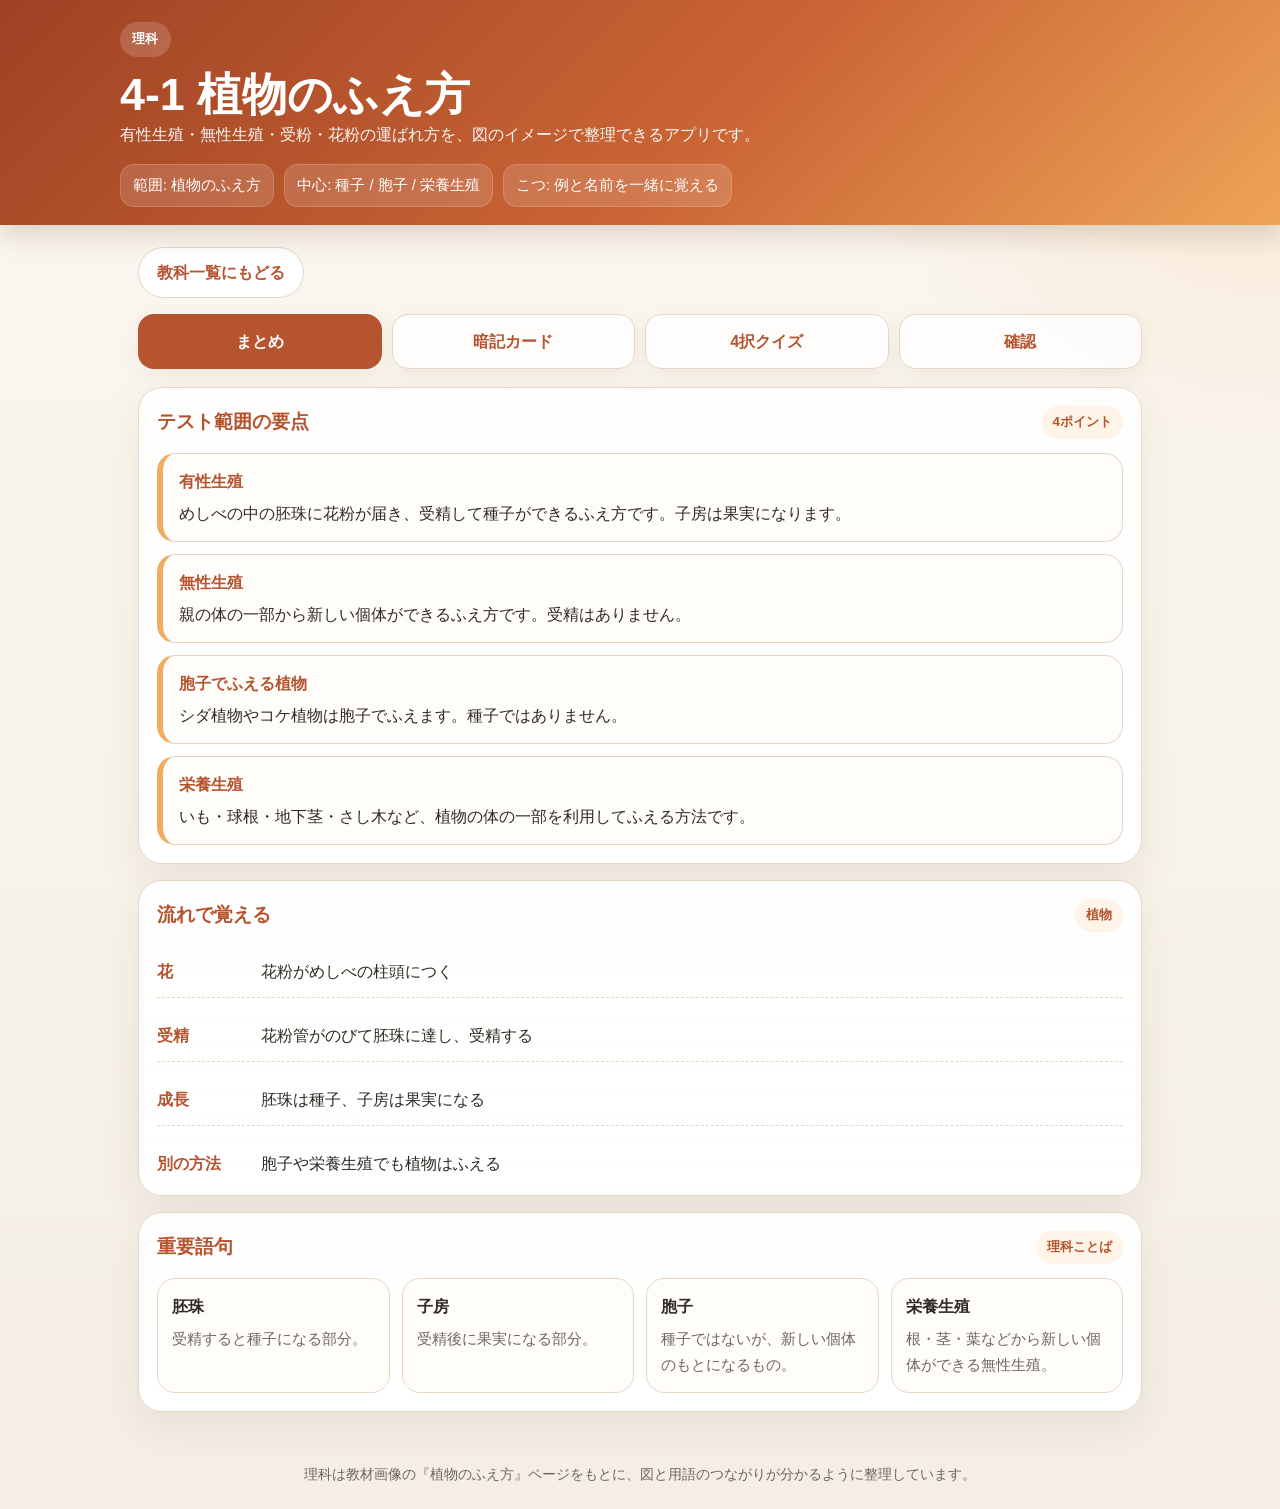
<file: rika-4-1.html>
<!DOCTYPE html>
<html lang="ja">
<head>
  <meta charset="UTF-8">
  <meta name="viewport" content="width=device-width, initial-scale=1.0">
  <title>理科 4-1 テスト対策</title>
  <link rel="stylesheet" href="study-app.css">
</head>
<body>
  <div class="shell">
    <header>
      <div class="hero">
        <span class="eyebrow" id="eyebrow"></span>
        <div>
          <h1 id="appTitle"></h1>
          <p id="appDescription"></p>
        </div>
        <div class="hero-meta" id="heroMeta"></div>
      </div>
    </header>

    <main>
      <div class="row" style="margin-top:0;margin-bottom:16px;">
        <a class="sub" href="index.html">教科一覧にもどる</a>
      </div>
      <div class="tabs">
        <button class="tab-btn active" data-tab="summary">まとめ</button>
        <button class="tab-btn" data-tab="flash">暗記カード</button>
        <button class="tab-btn" data-tab="quiz">4択クイズ</button>
        <button class="tab-btn" data-tab="check">確認</button>
      </div>

      <section id="summary" class="panel active">
        <div class="section-grid">
          <article class="card">
            <div class="card-head">
              <h2>テスト範囲の要点</h2>
              <span class="pill" id="pointCount"></span>
            </div>
            <div class="point-list" id="summaryPoints"></div>
          </article>
          <article class="card">
            <div class="card-head">
              <h2>流れで覚える</h2>
              <span class="pill">植物</span>
            </div>
            <div class="timeline" id="timeline"></div>
          </article>
          <article class="card">
            <div class="card-head">
              <h2>重要語句</h2>
              <span class="pill">理科ことば</span>
            </div>
            <div class="terms" id="terms"></div>
          </article>
        </div>
      </section>

      <section id="flash" class="panel">
        <article class="card">
          <div class="card-head">
            <div>
              <h2>暗記カード</h2>
              <p>例と意味をセットで確認できます。</p>
            </div>
            <span class="pill" id="flashCount"></span>
          </div>
          <div class="flash-grid" id="flashGrid"></div>
        </article>
      </section>

      <section id="quiz" class="panel">
        <article class="card">
          <div class="quiz-head">
            <h2>4択クイズ</h2>
            <div class="progress" id="progress"></div>
          </div>
          <div class="question" id="question"></div>
          <div class="choices" id="choices"></div>
          <div class="result" id="result"></div>
          <div class="row">
            <button id="nextBtn" class="action" style="display:none;">次の問題</button>
            <button id="restartBtn" class="sub">もう一回</button>
          </div>
        </article>
      </section>

      <section id="check" class="panel">
        <article class="card">
          <div class="card-head">
            <div>
              <h2>学習チェック</h2>
              <p>図を思い出しながら確認できると強いです。</p>
            </div>
            <span class="pill completion" id="completionRate"></span>
          </div>
          <div class="checklist" id="checklist"></div>
        </article>
      </section>
    </main>
    <footer id="footerNote"></footer>
  </div>

  <script src="study-app.js"></script>
  <script>
    initStudyApp({
      storageKey: "rika-4-1",
      pageTitle: "理科 4-1 植物のふえ方",
      subject: "理科",
      unit: "4-1 植物のふえ方",
      description: "有性生殖・無性生殖・受粉・花粉の運ばれ方を、図のイメージで整理できるアプリです。",
      meta: [
        "範囲: 植物のふえ方",
        "中心: 種子 / 胞子 / 栄養生殖",
        "こつ: 例と名前を一緒に覚える"
      ],
      summaryPoints: [
        { title: "有性生殖", body: "めしべの中の胚珠に花粉が届き、受精して種子ができるふえ方です。子房は果実になります。" },
        { title: "無性生殖", body: "親の体の一部から新しい個体ができるふえ方です。受精はありません。" },
        { title: "胞子でふえる植物", body: "シダ植物やコケ植物は胞子でふえます。種子ではありません。" },
        { title: "栄養生殖", body: "いも・球根・地下茎・さし木など、植物の体の一部を利用してふえる方法です。" }
      ],
      timeline: [
        { year: "花", event: "花粉がめしべの柱頭につく" },
        { year: "受精", event: "花粉管がのびて胚珠に達し、受精する" },
        { year: "成長", event: "胚珠は種子、子房は果実になる" },
        { year: "別の方法", event: "胞子や栄養生殖でも植物はふえる" }
      ],
      terms: [
        { word: "胚珠", meaning: "受精すると種子になる部分。" },
        { word: "子房", meaning: "受精後に果実になる部分。" },
        { word: "胞子", meaning: "種子ではないが、新しい個体のもとになるもの。" },
        { word: "栄養生殖", meaning: "根・茎・葉などから新しい個体ができる無性生殖。" }
      ],
      flashcards: [
        { front: "有性生殖の例は？", back: "アサガオ、エンドウ、サクラなど。受精して種子ができる。" },
        { front: "無性生殖の例は？", back: "ジャガイモ、サツマイモ、イチゴ、ユリなど。親の一部からふえる。" },
        { front: "胞子でふえる植物は？", back: "シダ植物、コケ植物。" },
        { front: "子房は何になる？", back: "果実になる。" },
        { front: "胚珠は何になる？", back: "種子になる。" },
        { front: "イチゴのふえ方は？", back: "ランナーでふえる栄養生殖。" },
        { front: "ジャガイモのふえ方は？", back: "いもを利用した栄養生殖。" },
        { front: "花粉がつく場所は？", back: "めしべの柱頭。" },
        { front: "受精すると子房はどうなる？", back: "果実になる。" },
        { front: "シダ植物は種子でふえる？", back: "ちがう。胞子でふえる。" },
        { front: "トウモロコシの花粉の運ばれ方は？", back: "風で運ばれる。" },
        { front: "アサガオの花粉の運ばれ方は？", back: "こん虫などによって運ばれる。" },
        { front: "有性生殖で必要なことは？", back: "花粉がめしべにつき、受精すること。" },
        { front: "無性生殖で受精はある？", back: "ない。親の一部からふえる。" },
        { front: "サツマイモのふえ方は？", back: "根を利用した栄養生殖。" },
        { front: "ユリのふえ方は？", back: "球根を利用した栄養生殖。" },
        { front: "コケ植物は何でふえる？", back: "胞子でふえる。" },
        { front: "柱頭の役目は？", back: "花粉を受け取る場所。" },
        { front: "果実のもとになる部分は？", back: "子房。" },
        { front: "種子のもとになる部分は？", back: "胚珠。" },
        { front: "風ばい花の例は？", back: "トウモロコシ、イネなど。" },
        { front: "虫ばい花の例は？", back: "アサガオ、サクラなど。" },
        { front: "ランナーとは？", back: "地面をはうようにのびる茎で、イチゴなどがふえるのに使う。" }
      ],
      quiz: [
        {
          question: "受精したあと、胚珠は何になる？",
          choices: ["花粉", "種子", "果実", "根"],
          answerIndex: 1,
          explanation: "胚珠は種子に、子房は果実になります。"
        },
        {
          question: "胞子でふえる植物の組み合わせはどれ？",
          choices: ["アサガオとサクラ", "イネとトウモロコシ", "シダ植物とコケ植物", "ジャガイモとイチゴ"],
          answerIndex: 2,
          explanation: "シダ植物やコケ植物は胞子でふえます。"
        },
        {
          question: "イチゴが地面をはう茎でふえる方法は何？",
          choices: ["受粉", "栄養生殖", "発芽", "蒸散"],
          answerIndex: 1,
          explanation: "ランナーを使う栄養生殖です。"
        },
        {
          question: "有性生殖について正しいのはどれ？",
          choices: ["受精しない", "親の一部だけでふえる", "種子ができる", "胞子だけでふえる"],
          answerIndex: 2,
          explanation: "有性生殖は受精があり、種子ができます。"
        },
        {
          question: "風で花粉が運ばれる植物として合うものはどれ？",
          choices: ["トウモロコシ", "アサガオ", "サクラ", "ツツジ"],
          answerIndex: 0,
          explanation: "トウモロコシは風媒花の例です。"
        },
        {
          question: "子房が果実になる、という説明はどの単元の内容？",
          choices: ["植物のふえ方", "てこのはたらき", "電流", "天気の変化"],
          answerIndex: 0,
          explanation: "花のつくりと植物のふえ方の大事な内容です。"
        },
        {
          question: "無性生殖について正しいものはどれ？",
          choices: ["受精が必要", "種子だけでふえる", "親のからだの一部からふえる", "花粉が必要"],
          answerIndex: 2,
          explanation: "無性生殖は受精しないで、親の体の一部からふえます。"
        },
        {
          question: "花粉がつく場所はどこ？",
          choices: ["胚珠", "子房", "柱頭", "がく"],
          answerIndex: 2,
          explanation: "花粉はめしべの柱頭につきます。"
        },
        {
          question: "ジャガイモのふえ方として正しいのはどれ？",
          choices: ["胞子", "栄養生殖", "受精なしではふえない", "風で運ばれる"],
          answerIndex: 1,
          explanation: "ジャガイモはいもを利用した栄養生殖です。"
        },
        {
          question: "シダ植物について正しいのはどれ？",
          choices: ["種子でふえる", "胞子でふえる", "必ず花が咲く", "果実ができる"],
          answerIndex: 1,
          explanation: "シダ植物は胞子でふえます。"
        },
        {
          question: "有性生殖と無性生殖の大きな違いとして正しいのはどれ？",
          choices: ["有性生殖は受精がある", "無性生殖は植物ではない", "有性生殖は根だけでふえる", "無性生殖は必ず花を使う"],
          answerIndex: 0,
          explanation: "有性生殖には受精があり、無性生殖にはありません。"
        },
        {
          question: "トウモロコシはどのタイプの花か？",
          choices: ["虫ばい花", "風ばい花", "水ばい花", "胞子花"],
          answerIndex: 1,
          explanation: "トウモロコシは風で花粉が運ばれる風ばい花です。"
        },
        {
          question: "受精のあと、種子になる部分はどれ？",
          choices: ["子房", "柱頭", "胚珠", "おしべ"],
          answerIndex: 2,
          explanation: "胚珠が種子になります。"
        },
        {
          question: "子房は受精のあと何になる？",
          choices: ["花粉", "種子", "果実", "根"],
          answerIndex: 2,
          explanation: "子房は果実になります。"
        },
        {
          question: "サツマイモのふえ方として正しいものはどれ？",
          choices: ["胞子", "種子だけ", "栄養生殖", "風だけ"],
          answerIndex: 2,
          explanation: "サツマイモは根を利用した栄養生殖です。"
        },
        {
          question: "ユリのふえ方として正しいものはどれ？",
          choices: ["球根を使う", "胞子だけ", "花粉を使わないとふえない", "水だけでふえる"],
          answerIndex: 0,
          explanation: "ユリは球根を利用した栄養生殖の例です。"
        },
        {
          question: "コケ植物について正しいものはどれ？",
          choices: ["種子でふえる", "果実が必ずできる", "胞子でふえる", "ランナーでふえる"],
          answerIndex: 2,
          explanation: "コケ植物は胞子でふえます。"
        },
        {
          question: "柱頭のはたらきとして正しいものはどれ？",
          choices: ["種子をつくる", "花粉を受け取る", "根をのばす", "水を送る"],
          answerIndex: 1,
          explanation: "柱頭は花粉がつく場所です。"
        },
        {
          question: "風ばい花の例として正しいものはどれ？",
          choices: ["トウモロコシ", "アサガオ", "サクラ", "ツツジ"],
          answerIndex: 0,
          explanation: "トウモロコシは風で花粉が運ばれます。"
        },
        {
          question: "虫ばい花の例として正しいものはどれ？",
          choices: ["イネ", "トウモロコシ", "アサガオ", "スギ"],
          answerIndex: 2,
          explanation: "アサガオは虫などによって花粉が運ばれます。"
        },
        {
          question: "無性生殖の説明として正しいものはどれ？",
          choices: ["受精して種子ができる", "親と全く関係なくできる", "親のからだの一部からできる", "花がないとできない"],
          answerIndex: 2,
          explanation: "親の体の一部から新しい個体ができます。"
        },
        {
          question: "ランナーを使ってふえる植物はどれ？",
          choices: ["イチゴ", "トウモロコシ", "シダ", "コケ"],
          answerIndex: 0,
          explanation: "イチゴは地面をはう茎、ランナーでふえます。"
        },
        {
          question: "有性生殖でできるものはどれ？",
          choices: ["球根だけ", "種子", "胞子だけ", "ランナーだけ"],
          answerIndex: 1,
          explanation: "受精によって種子ができます。"
        },
        {
          question: "ジャガイモとイチゴに共通するふえ方はどれ？",
          choices: ["胞子", "栄養生殖", "風ばい", "水ばい"],
          answerIndex: 1,
          explanation: "どちらも親の体の一部を利用する栄養生殖です。"
        }
      ],
      checkItems: [
        { title: "有性生殖と無性生殖の違いを言える", note: "受精があるかどうかで区別します。" },
        { title: "胚珠と子房の変化を説明できる", note: "種子・果実のセットで覚えます。" },
        { title: "胞子でふえる植物の例を言える", note: "シダ植物、コケ植物を答えられるようにします。" },
        { title: "栄養生殖の例を2つ以上言える", note: "ジャガイモ、イチゴ、ユリなどを確認します。" }
      ],
      footer: "理科は教材画像の『植物のふえ方』ページをもとに、図と用語のつながりが分かるように整理しています。"
    });
  </script>
</body>
</html>
</file>
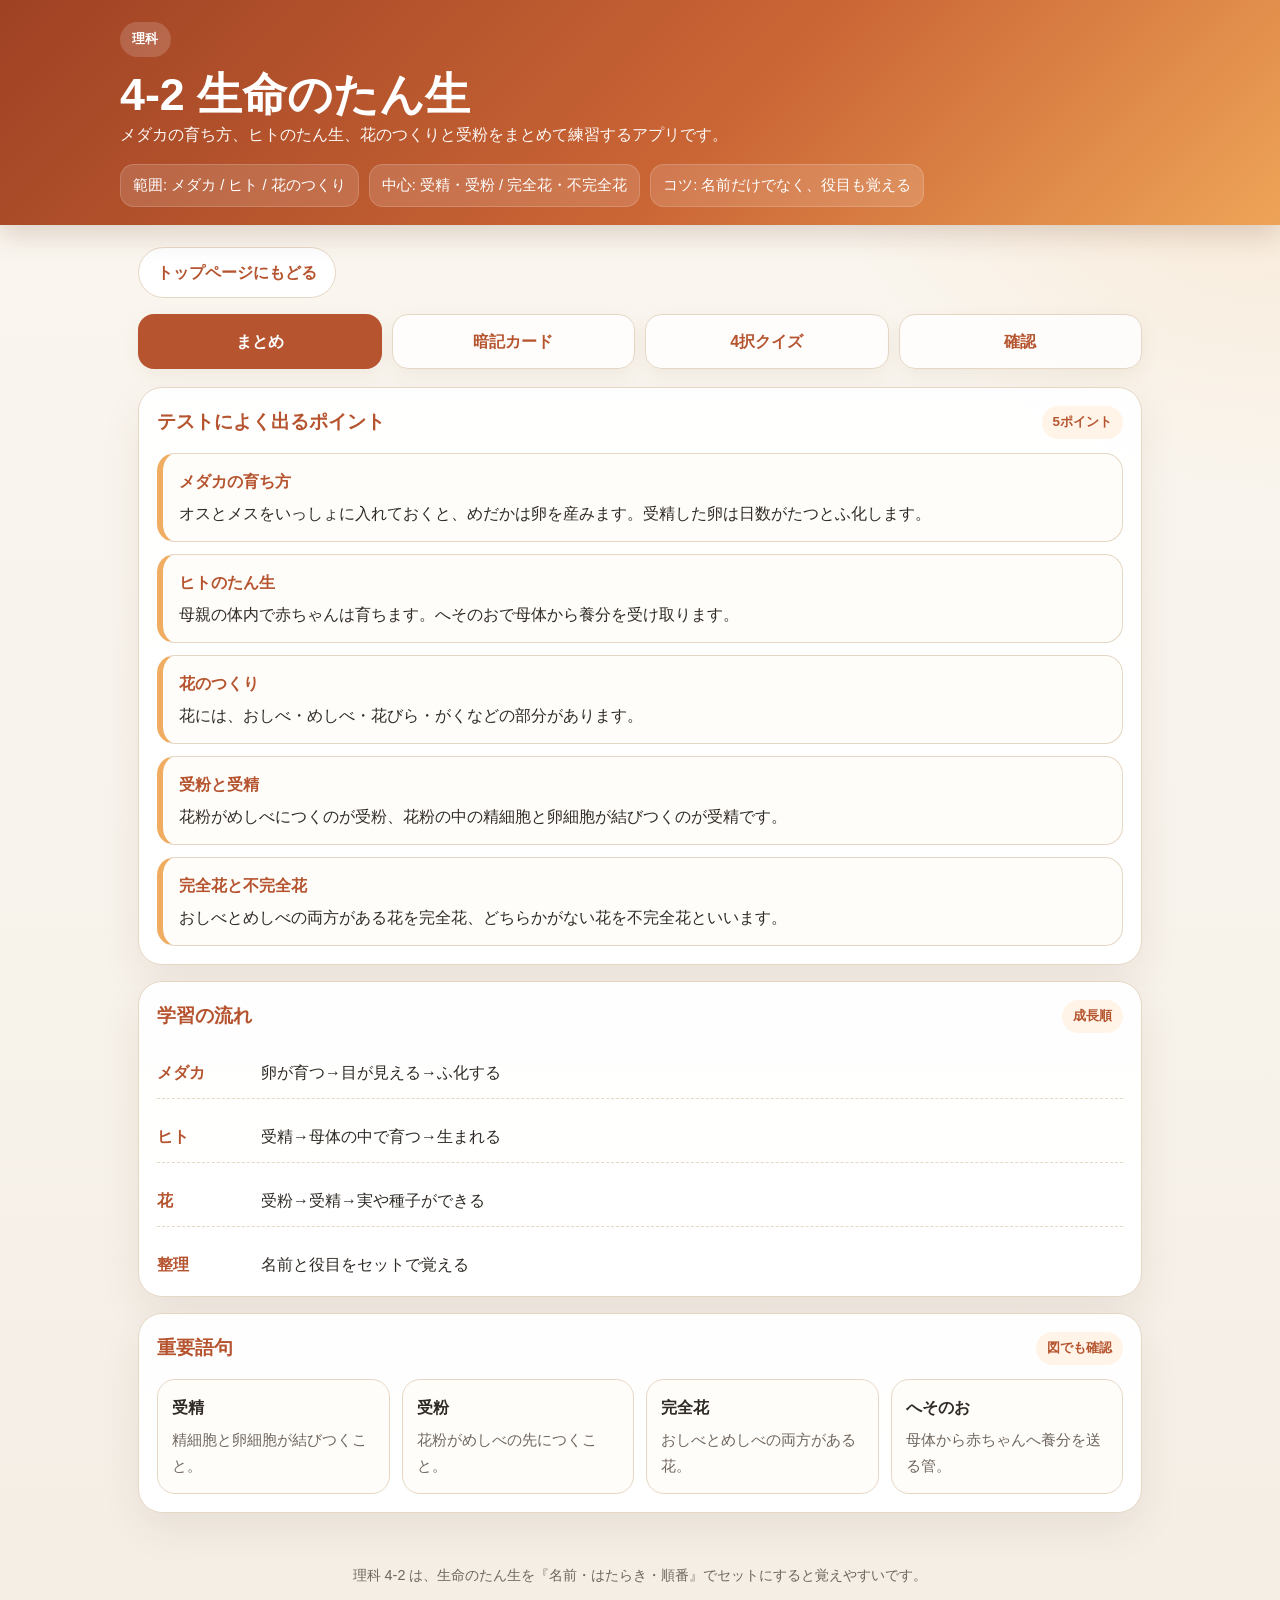
<file: rika-4-2.html>
﻿<!DOCTYPE html>
<html lang="ja"><head><meta charset="UTF-8"><meta name="viewport" content="width=device-width, initial-scale=1.0"><title>理科 4-2 生命のたん生</title><link rel="stylesheet" href="study-app.css"></head><body><div class="shell"><header><div class="hero"><span class="eyebrow" id="eyebrow"></span><div><h1 id="appTitle"></h1><p id="appDescription"></p></div><div class="hero-meta" id="heroMeta"></div></div></header><main><div class="row" style="margin-top:0;margin-bottom:16px;"><a class="sub" href="index.html">トップページにもどる</a></div><div class="tabs"><button class="tab-btn active" data-tab="summary">まとめ</button><button class="tab-btn" data-tab="flash">暗記カード</button><button class="tab-btn" data-tab="quiz">4択クイズ</button><button class="tab-btn" data-tab="check">確認</button></div><section id="summary" class="panel active"><div class="section-grid"><article class="card"><div class="card-head"><h2>テストによく出るポイント</h2><span class="pill" id="pointCount"></span></div><div class="point-list" id="summaryPoints"></div></article><article class="card"><div class="card-head"><h2>学習の流れ</h2><span class="pill">成長順</span></div><div class="timeline" id="timeline"></div></article><article class="card"><div class="card-head"><h2>重要語句</h2><span class="pill">図でも確認</span></div><div class="terms" id="terms"></div></article></div></section><section id="flash" class="panel"><article class="card"><div class="card-head"><div><h2>暗記カード</h2><p>メダカ、ヒト、花のつくりを表と裏で確かめながら整理しよう。</p></div><span class="pill" id="flashCount"></span></div><div class="flash-grid" id="flashGrid"></div></article></section><section id="quiz" class="panel"><article class="card"><div class="quiz-head"><h2>4択クイズ</h2><div class="progress" id="progress"></div></div><div class="question" id="question"></div><div class="choices" id="choices"></div><div class="result" id="result"></div><div class="row"><button id="nextBtn" class="action" style="display:none;">次の問題へ</button><button id="restartBtn" class="sub">もう一回</button></div></article></section><section id="check" class="panel"><article class="card"><div class="card-head"><div><h2>学習チェック</h2><p>名前だけでなく、はたらきまで説明できるかを確認しよう。</p></div><span class="pill completion" id="completionRate"></span></div><div class="checklist" id="checklist"></div></article></section></main><footer id="footerNote"></footer></div><script src="study-app.js"></script><script>
initStudyApp({storageKey:"rika-4-2",pageTitle:"理科 4-2 生命のたん生",subject:"理科",unit:"4-2 生命のたん生",description:"メダカの育ち方、ヒトのたん生、花のつくりと受粉をまとめて練習するアプリです。",meta:["範囲: メダカ / ヒト / 花のつくり","中心: 受精・受粉 / 完全花・不完全花","コツ: 名前だけでなく、役目も覚える"],summaryPoints:[{title:"メダカの育ち方",body:"オスとメスをいっしょに入れておくと、めだかは卵を産みます。受精した卵は日数がたつとふ化します。"},{title:"ヒトのたん生",body:"母親の体内で赤ちゃんは育ちます。へそのおで母体から養分を受け取ります。"},{title:"花のつくり",body:"花には、おしべ・めしべ・花びら・がくなどの部分があります。"},{title:"受粉と受精",body:"花粉がめしべにつくのが受粉、花粉の中の精細胞と卵細胞が結びつくのが受精です。"},{title:"完全花と不完全花",body:"おしべとめしべの両方がある花を完全花、どちらかがない花を不完全花といいます。"}],timeline:[{year:"メダカ",event:"卵が育つ→目が見える→ふ化する"},{year:"ヒト",event:"受精→母体の中で育つ→生まれる"},{year:"花",event:"受粉→受精→実や種子ができる"},{year:"整理",event:"名前と役目をセットで覚える"}],terms:[{word:"受精",meaning:"精細胞と卵細胞が結びつくこと。"},{word:"受粉",meaning:"花粉がめしべの先につくこと。"},{word:"完全花",meaning:"おしべとめしべの両方がある花。"},{word:"へそのお",meaning:"母体から赤ちゃんへ養分を送る管。"}],flashcards:[{front:"メダカのオス",back:"せびれやしりびれの形で見分ける。"},{front:"メダカのメス",back:"腹がふくらみ、卵をもつ。"},{front:"メダカの卵",back:"水草などにつく。受精すると育ち始める。"},{front:"ふ化",back:"卵から子どもが出てくること。"},{front:"へそのお",back:"母体から赤ちゃんへ養分や酸素を送る。"},{front:"たいばん",back:"母体と赤ちゃんをつなぐはたらきをする。"},{front:"おしべ",back:"花粉をつくる部分。"},{front:"めしべ",back:"花粉がつき、子房をもつ部分。"},{front:"花粉",back:"おしべでつくられ、受粉にかかわる。"},{front:"子房",back:"受精すると実になる部分。"},{front:"胚珠",back:"受精すると種子になる部分。"},{front:"受粉",back:"花粉がめしべの先につくこと。"},{front:"受精",back:"精細胞と卵細胞が結びつくこと。"},{front:"完全花",back:"おしべとめしべの両方がある花。"},{front:"不完全花",back:"おしべかめしべのどちらかがない花。"},{front:"両性花",back:"1つの花におしべとめしべがある花。"},{front:"単性花",back:"1つの花におしべかめしべのどちらかだけある花。"},{front:"アブラナ",back:"完全花の例。"},{front:"カボチャ",back:"おばなとめばながある。"},{front:"受精後の子房",back:"実になる。"},{front:"受精後の胚珠",back:"種子になる。"},{front:"柱頭",back:"花粉がつくめしべの先。"}],quiz:[{question:"メダカの卵が育って、子どもが出てくることを何といいますか。",choices:["受粉","受精","ふ化","変態"],answerIndex:2,explanation:"卵から子どもが出ることをふ化といいます。"},{question:"母体から赤ちゃんへ養分を送る管はどれですか。",choices:["子房","へそのお","花粉","たいばん"],answerIndex:1,explanation:"へそのおを通って養分が送られます。"},{question:"花粉をつくる部分はどれですか。",choices:["めしべ","がく","おしべ","子房"],answerIndex:2,explanation:"おしべで花粉がつくられます。"},{question:"花粉がめしべの先につくことを何といいますか。",choices:["受精","受粉","発芽","ふ化"],answerIndex:1,explanation:"花粉がめしべにつくのが受粉です。"},{question:"精細胞と卵細胞が結びつくことを何といいますか。",choices:["受粉","受精","発芽","生長"],answerIndex:1,explanation:"受精によって新しい命が始まります。"},{question:"おしべとめしべの両方がある花を何といいますか。",choices:["不完全花","単性花","完全花","裸子植物"],answerIndex:2,explanation:"両方ある花は完全花です。"},{question:"1つの花にめしべだけがある花はどれに入りますか。",choices:["両性花","単性花","完全花","受粉花"],answerIndex:1,explanation:"どちらか一方だけの花は単性花です。"},{question:"受精したあとの子房はどうなりますか。",choices:["根になる","花粉になる","実になる","葉になる"],answerIndex:2,explanation:"子房は実になります。"},{question:"受精したあとの胚珠はどうなりますか。",choices:["種子になる","花びらになる","がくになる","おしべになる"],answerIndex:0,explanation:"胚珠は種子になります。"},{question:"カボチャの花の説明として正しいものはどれですか。",choices:["1つの花におしべとめしべが両方ある","おばなとめばながある","花をつくらない","水の中で受粉する"],answerIndex:1,explanation:"カボチャはおばなとめばなが分かれています。"},{question:"メダカのメスの特徴として正しいものはどれですか。",choices:["腹がふくらみ卵をもつ","しりびれが大きくとがる","花粉をつくる","へそのおがある"],answerIndex:0,explanation:"メスは腹がふくらみます。"},{question:"ヒトの赤ちゃんが育つ場所はどこですか。",choices:["子房","母体の体内","水そう","花びら"],answerIndex:1,explanation:"ヒトの赤ちゃんは母体の体内で育ちます。"},{question:"めしべの中で胚珠がある部分はどれですか。",choices:["柱頭","花柱","子房","やく"],answerIndex:2,explanation:"胚珠は子房の中にあります。"},{question:"アブラナはどのなかまですか。",choices:["不完全花","完全花","単性花","水生植物"],answerIndex:1,explanation:"アブラナは完全花の例です。"},{question:"受粉のあとにおこることとして正しいものはどれですか。",choices:["すぐに実になる","花粉の中の精細胞が胚珠へ向かう","葉が落ちる","花びらが根になる"],answerIndex:1,explanation:"受粉のあと、精細胞が胚珠へ向かいます。"},{question:"「たいばん」のはたらきとして正しいものはどれですか。",choices:["花粉をつくる","母体と赤ちゃんをつなぐ","水をすう","種子をつくる"],answerIndex:1,explanation:"たいばんは母体と赤ちゃんをつなぎます。"},{question:"メダカの卵を観察するとき、よく見えるものはどれですか。",choices:["子葉","目","花びら","しべ"],answerIndex:1,explanation:"育ってくると卵の中に目が見えてきます。"},{question:"おしべの先にある、花粉が入っている部分はどれですか。",choices:["やく","柱頭","胚珠","子房"],answerIndex:0,explanation:"やくの中に花粉があります。"},{question:"花びらの役目としていちばん近いものはどれですか。",choices:["昆虫をひきよせる","種子になる","養分を送る","水をすう"],answerIndex:0,explanation:"花びらは虫を引きよせる役目があります。"},{question:"受粉と受精のちがいとして正しいものはどれですか。",choices:["どちらも同じ意味","受粉は花粉がつくこと、受精は細胞が結びつくこと","受粉はヒトだけの言葉","受精は花だけの言葉"],answerIndex:1,explanation:"受粉と受精は別の出来事です。"}],checkItems:[{title:"メダカ・ヒト・花の育ち方を順番に説明できる",note:"受精から成長までを言えるようにする。"},{title:"おしべ・めしべ・子房・胚珠の名前とはたらきが言える",note:"名前だけでなく、役目まで答える。"},{title:"受粉と受精のちがいが分かる",note:"花粉がつくことと、細胞が結びつくことを区別する。"},{title:"完全花・不完全花・両性花・単性花を見分けられる",note:"例もあわせて整理する。"}],footer:"理科 4-2 は、生命のたん生を『名前・はたらき・順番』でセットにすると覚えやすいです。"});
</script></body></html>
</file>
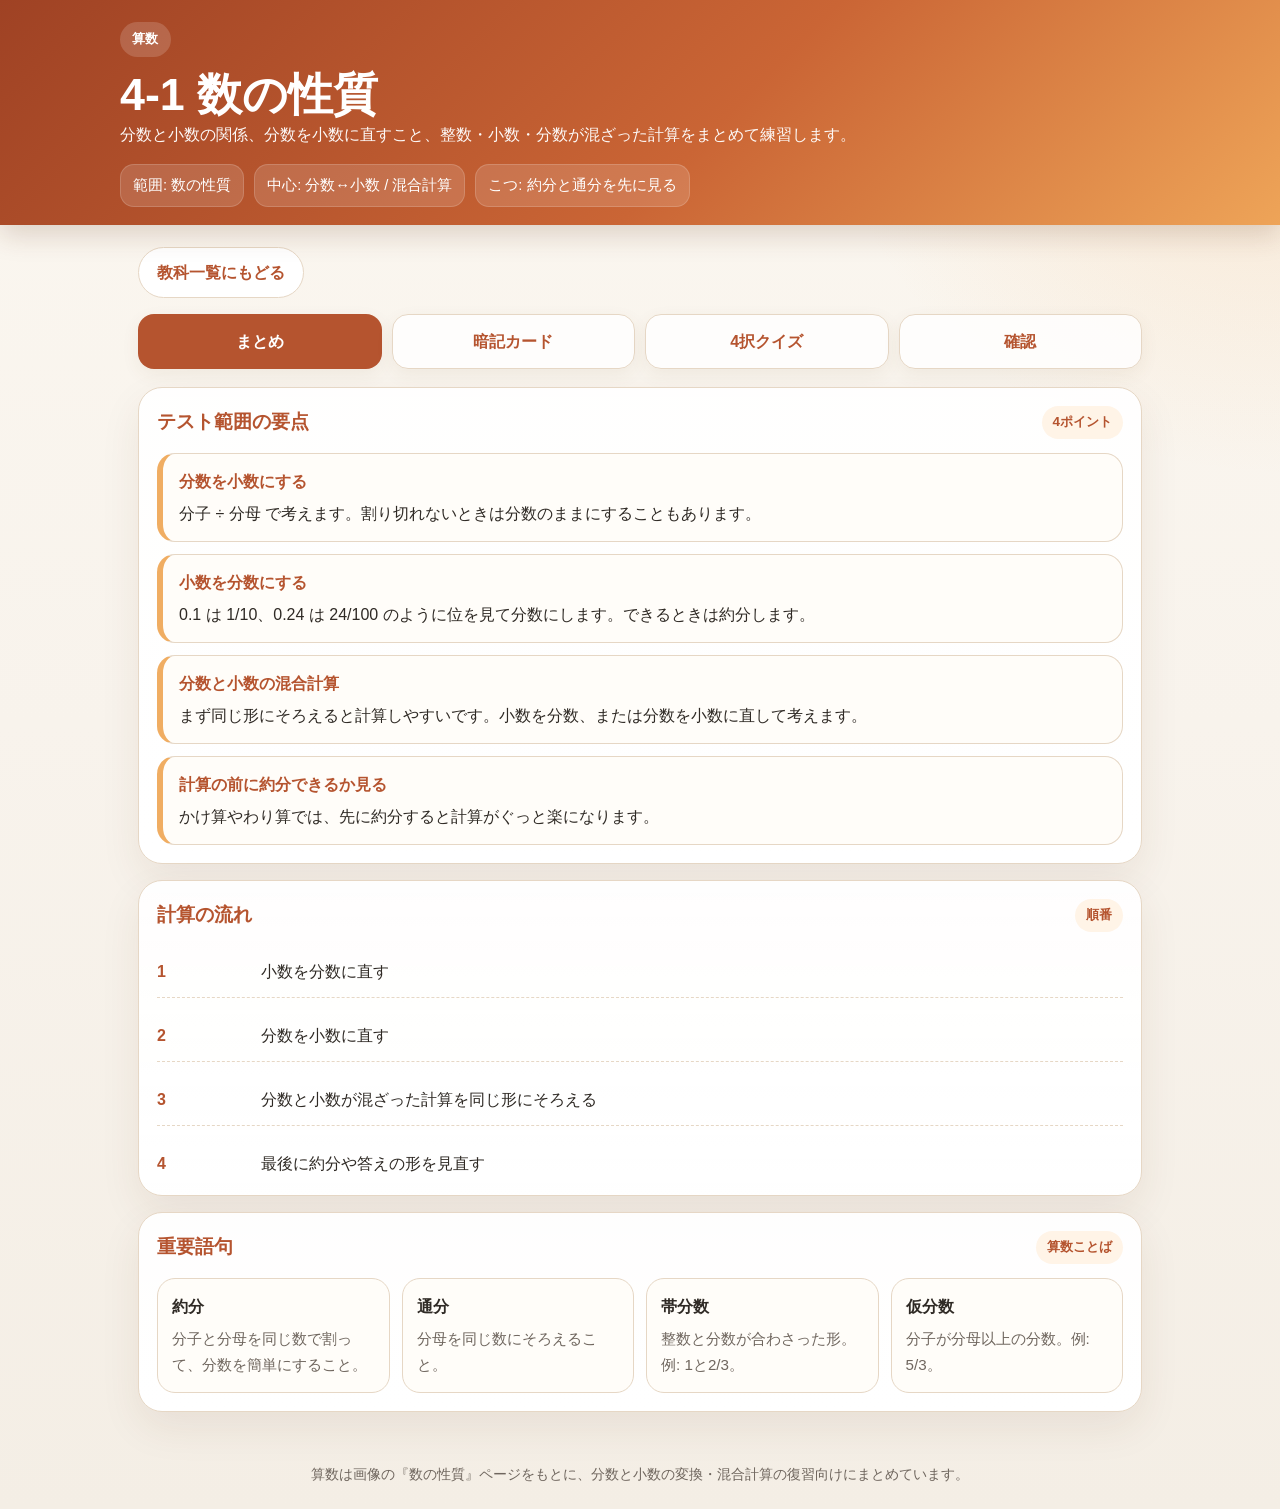
<file: sansu-4-1.html>
<!DOCTYPE html>
<html lang="ja">
<head>
  <meta charset="UTF-8">
  <meta name="viewport" content="width=device-width, initial-scale=1.0">
  <title>算数 4-1 テスト対策</title>
  <link rel="stylesheet" href="study-app.css">
</head>
<body>
  <div class="shell">
    <header>
      <div class="hero">
        <span class="eyebrow" id="eyebrow"></span>
        <div>
          <h1 id="appTitle"></h1>
          <p id="appDescription"></p>
        </div>
        <div class="hero-meta" id="heroMeta"></div>
      </div>
    </header>

    <main>
      <div class="row" style="margin-top:0;margin-bottom:16px;">
        <a class="sub" href="index.html">教科一覧にもどる</a>
      </div>
      <div class="tabs">
        <button class="tab-btn active" data-tab="summary">まとめ</button>
        <button class="tab-btn" data-tab="flash">暗記カード</button>
        <button class="tab-btn" data-tab="quiz">4択クイズ</button>
        <button class="tab-btn" data-tab="check">確認</button>
      </div>

      <section id="summary" class="panel active">
        <div class="section-grid">
          <article class="card">
            <div class="card-head">
              <h2>テスト範囲の要点</h2>
              <span class="pill" id="pointCount"></span>
            </div>
            <div class="point-list" id="summaryPoints"></div>
          </article>
          <article class="card">
            <div class="card-head">
              <h2>計算の流れ</h2>
              <span class="pill">順番</span>
            </div>
            <div class="timeline" id="timeline"></div>
          </article>
          <article class="card">
            <div class="card-head">
              <h2>重要語句</h2>
              <span class="pill">算数ことば</span>
            </div>
            <div class="terms" id="terms"></div>
          </article>
        </div>
      </section>

      <section id="flash" class="panel">
        <article class="card">
          <div class="card-head">
            <div>
              <h2>暗記カード</h2>
              <p>分数と小数の関係を短く確認できます。</p>
            </div>
            <span class="pill" id="flashCount"></span>
          </div>
          <div class="flash-grid" id="flashGrid"></div>
        </article>
      </section>

      <section id="quiz" class="panel">
        <article class="card">
          <div class="quiz-head">
            <h2>4択クイズ</h2>
            <div class="progress" id="progress"></div>
          </div>
          <div class="question" id="question"></div>
          <div class="choices" id="choices"></div>
          <div class="result" id="result"></div>
          <div class="row">
            <button id="nextBtn" class="action" style="display:none;">次の問題</button>
            <button id="restartBtn" class="sub">もう一回</button>
          </div>
        </article>
      </section>

      <section id="check" class="panel">
        <article class="card">
          <div class="card-head">
            <div>
              <h2>学習チェック</h2>
              <p>できたらチェックを入れて仕上がりを見ます。</p>
            </div>
            <span class="pill completion" id="completionRate"></span>
          </div>
          <div class="checklist" id="checklist"></div>
        </article>
      </section>
    </main>
    <footer id="footerNote"></footer>
  </div>

  <script src="study-app.js"></script>
  <script>
    initStudyApp({
      storageKey: "sansu-4-1",
      pageTitle: "算数 4-1 数の性質",
      subject: "算数",
      unit: "4-1 数の性質",
      description: "分数と小数の関係、分数を小数に直すこと、整数・小数・分数が混ざった計算をまとめて練習します。",
      meta: [
        "範囲: 数の性質",
        "中心: 分数↔小数 / 混合計算",
        "こつ: 約分と通分を先に見る"
      ],
      summaryPoints: [
        { title: "分数を小数にする", body: "分子 ÷ 分母 で考えます。割り切れないときは分数のままにすることもあります。" },
        { title: "小数を分数にする", body: "0.1 は 1/10、0.24 は 24/100 のように位を見て分数にします。できるときは約分します。" },
        { title: "分数と小数の混合計算", body: "まず同じ形にそろえると計算しやすいです。小数を分数、または分数を小数に直して考えます。" },
        { title: "計算の前に約分できるか見る", body: "かけ算やわり算では、先に約分すると計算がぐっと楽になります。" }
      ],
      timeline: [
        { year: "1", event: "小数を分数に直す" },
        { year: "2", event: "分数を小数に直す" },
        { year: "3", event: "分数と小数が混ざった計算を同じ形にそろえる" },
        { year: "4", event: "最後に約分や答えの形を見直す" }
      ],
      terms: [
        { word: "約分", meaning: "分子と分母を同じ数で割って、分数を簡単にすること。" },
        { word: "通分", meaning: "分母を同じ数にそろえること。" },
        { word: "帯分数", meaning: "整数と分数が合わさった形。例: 1と2/3。" },
        { word: "仮分数", meaning: "分子が分母以上の分数。例: 5/3。" }
      ],
      flashcards: [
        { front: "0.1 は分数で？", back: "1/10" },
        { front: "0.24 は分数で？", back: "24/100 = 6/25" },
        { front: "3/4 は小数で？", back: "0.75" },
        { front: "1/8 は小数で？", back: "0.125" },
        { front: "2/5 + 2/15 の分母はどうそろえる？", back: "15 にそろえる。2/5 = 6/15 だから 8/15。" },
        { front: "2 1/8 ÷ 1 8/10 は？", back: "2 1/8 = 17/8、1 8/10 = 18/10 = 9/5 にして計算する。" },
        { front: "0.375 は分数で？", back: "375/1000 = 3/8" },
        { front: "5/8 は小数で？", back: "0.625" },
        { front: "1/2 ÷ 2 は？", back: "1/2 × 1/2 = 1/4" },
        { front: "1 3/4 は仮分数で？", back: "7/4" },
        { front: "0.6 × 2/9 は？", back: "0.6 = 6/10 = 3/5 だから、3/5 × 2/9 = 2/15" },
        { front: "0.04 は分数で？", back: "4/100 = 1/25" },
        { front: "0.5 は分数で？", back: "5/10 = 1/2" },
        { front: "0.75 は分数で？", back: "75/100 = 3/4" },
        { front: "2/3 を 2 で割ると？", back: "2/3 × 1/2 = 1/3" },
        { front: "0.2 は分数で？", back: "2/10 = 1/5" },
        { front: "7/10 は小数で？", back: "0.7" },
        { front: "1.25 は分数で？", back: "125/100 = 5/4 = 1 1/4" },
        { front: "4/5 は小数で？", back: "0.8" },
        { front: "0.3 × 0.5 は分数で考えると？", back: "3/10 × 1/2 = 3/20 = 0.15" },
        { front: "3/10 ÷ 0.5 は？", back: "0.5 = 1/2 なので、3/10 × 2 = 3/5 = 0.6" },
        { front: "2.4 を分数にすると？", back: "24/10 = 12/5" },
        { front: "9/20 は小数で？", back: "0.45" }
      ],
      quiz: [
        {
          question: "0.24 を分数で表して、いちばん簡単にするとどれ？",
          choices: ["24/10", "24/100", "6/25", "3/20"],
          answerIndex: 2,
          explanation: "0.24 = 24/100 で、4で約分すると 6/25 です。"
        },
        {
          question: "3/8 を小数で表すとどれ？",
          choices: ["0.375", "0.38", "0.625", "0.75"],
          answerIndex: 0,
          explanation: "3 ÷ 8 = 0.375 です。"
        },
        {
          question: "2/5 + 2/15 の答えはどれ？",
          choices: ["4/20", "8/15", "4/15", "2/3"],
          answerIndex: 1,
          explanation: "2/5 を 6/15 に直して、6/15 + 2/15 = 8/15 です。"
        },
        {
          question: "1/2 ÷ 2 の答えはどれ？",
          choices: ["1", "1/4", "2/1", "4"],
          answerIndex: 1,
          explanation: "2で割るのは 1/2 をかけるのと同じなので、1/2 × 1/2 = 1/4 です。"
        },
        {
          question: "1 3/4 を仮分数にするとどれ？",
          choices: ["4/7", "7/4", "13/4", "5/4"],
          answerIndex: 1,
          explanation: "1 = 4/4 なので、4/4 + 3/4 = 7/4 です。"
        },
        {
          question: "分数と小数の混合計算で、最初にするとよいことはどれ？",
          choices: ["暗算だけで進める", "同じ形にそろえる", "分母を消す", "小数点をなくす"],
          answerIndex: 1,
          explanation: "分数と小数をそのまま混ぜず、同じ形にそろえると計算しやすくなります。"
        },
        {
          question: "0.375 を分数で表して、いちばん簡単にするとどれ？",
          choices: ["375/10", "3/8", "37/5", "15/8"],
          answerIndex: 1,
          explanation: "0.375 = 375/1000 で、125で約分すると 3/8 です。"
        },
        {
          question: "5/8 を小数で表すとどれ？",
          choices: ["0.58", "0.625", "0.8", "1.25"],
          answerIndex: 1,
          explanation: "5 ÷ 8 = 0.625 です。"
        },
        {
          question: "0.6 × 2/9 の答えはどれ？",
          choices: ["2/15", "12/9", "3/5", "4/9"],
          answerIndex: 0,
          explanation: "0.6 = 3/5 に直して、3/5 × 2/9 = 6/45 = 2/15 です。"
        },
        {
          question: "0.04 を分数で表して、いちばん簡単にするとどれ？",
          choices: ["4/10", "4/100", "1/25", "1/4"],
          answerIndex: 2,
          explanation: "0.04 = 4/100 で、4で約分すると 1/25 です。"
        },
        {
          question: "2 1/8 ÷ 1 8/10 の計算で、1 8/10 を仮分数に直すとどれ？",
          choices: ["18/10", "9/5", "Both A and B", "8/10"],
          answerIndex: 2,
          explanation: "1 8/10 = 18/10 で、約分して 9/5 にできます。"
        },
        {
          question: "1/8 にあたる小数はどれ？",
          choices: ["0.18", "0.125", "0.25", "0.0125"],
          answerIndex: 1,
          explanation: "1 ÷ 8 = 0.125 です。"
        },
        {
          question: "3/5 を小数に直したものとして正しいのはどれ？",
          choices: ["0.3", "0.5", "0.6", "0.8"],
          answerIndex: 2,
          explanation: "3 ÷ 5 = 0.6 です。"
        },
        {
          question: "0.5 を分数で表して、いちばん簡単にするとどれ？",
          choices: ["5/100", "5/10", "1/2", "Both B and C"],
          answerIndex: 3,
          explanation: "0.5 = 5/10 で、約分すると 1/2 です。"
        },
        {
          question: "0.75 を分数で表して、いちばん簡単にするとどれ？",
          choices: ["75/10", "3/4", "7/5", "1/4"],
          answerIndex: 1,
          explanation: "0.75 = 75/100 = 3/4 です。"
        },
        {
          question: "2/3 ÷ 2 の答えはどれ？",
          choices: ["4/3", "1/3", "2/5", "2/1"],
          answerIndex: 1,
          explanation: "2で割るので 1/2 をかけます。2/3 × 1/2 = 1/3 です。"
        },
        {
          question: "0.2 を分数にしたものとして正しいのはどれ？",
          choices: ["2/100", "1/2", "1/5", "2/5"],
          answerIndex: 2,
          explanation: "0.2 = 2/10 = 1/5 です。"
        },
        {
          question: "7/10 を小数にするとどれ？",
          choices: ["0.07", "0.7", "7.0", "1.7"],
          answerIndex: 1,
          explanation: "10分の7なので 0.7 です。"
        },
        {
          question: "1.25 を分数で表して、いちばん簡単にするとどれ？",
          choices: ["125/10", "5/4", "1/25", "25/4"],
          answerIndex: 1,
          explanation: "1.25 = 125/100 = 5/4 です。"
        },
        {
          question: "4/5 を小数で表すとどれ？",
          choices: ["0.4", "0.45", "0.8", "1.25"],
          answerIndex: 2,
          explanation: "4 ÷ 5 = 0.8 です。"
        },
        {
          question: "0.3 × 0.5 の答えはどれ？",
          choices: ["0.15", "0.8", "0.35", "1.5"],
          answerIndex: 0,
          explanation: "3/10 × 1/2 = 3/20 = 0.15 です。"
        },
        {
          question: "3/10 ÷ 0.5 の答えはどれ？",
          choices: ["0.15", "0.3", "0.6", "1.5"],
          answerIndex: 2,
          explanation: "0.5 = 1/2 なので、3/10 × 2 = 6/10 = 0.6 です。"
        },
        {
          question: "2.4 を分数で表したものとして正しいのはどれ？",
          choices: ["24/10", "12/5", "Both A and B", "24/100"],
          answerIndex: 2,
          explanation: "2.4 = 24/10 で、約分すると 12/5 です。"
        },
        {
          question: "9/20 を小数にするとどれ？",
          choices: ["0.9", "0.45", "0.29", "0.25"],
          answerIndex: 1,
          explanation: "9 ÷ 20 = 0.45 です。"
        }
      ],
      checkItems: [
        { title: "分数を小数に直せる", note: "わり算にして考えられるようにします。" },
        { title: "小数を分数に直せる", note: "10分のいくつ、100分のいくつで考えます。" },
        { title: "帯分数を仮分数に直せる", note: "整数部分を分母に合わせて直します。" },
        { title: "まちがえた問題を式つきで解き直した", note: "計算の順番まで確認できると安心です。" }
      ],
      footer: "算数は画像の『数の性質』ページをもとに、分数と小数の変換・混合計算の復習向けにまとめています。"
    });
  </script>
</body>
</html>
</file>
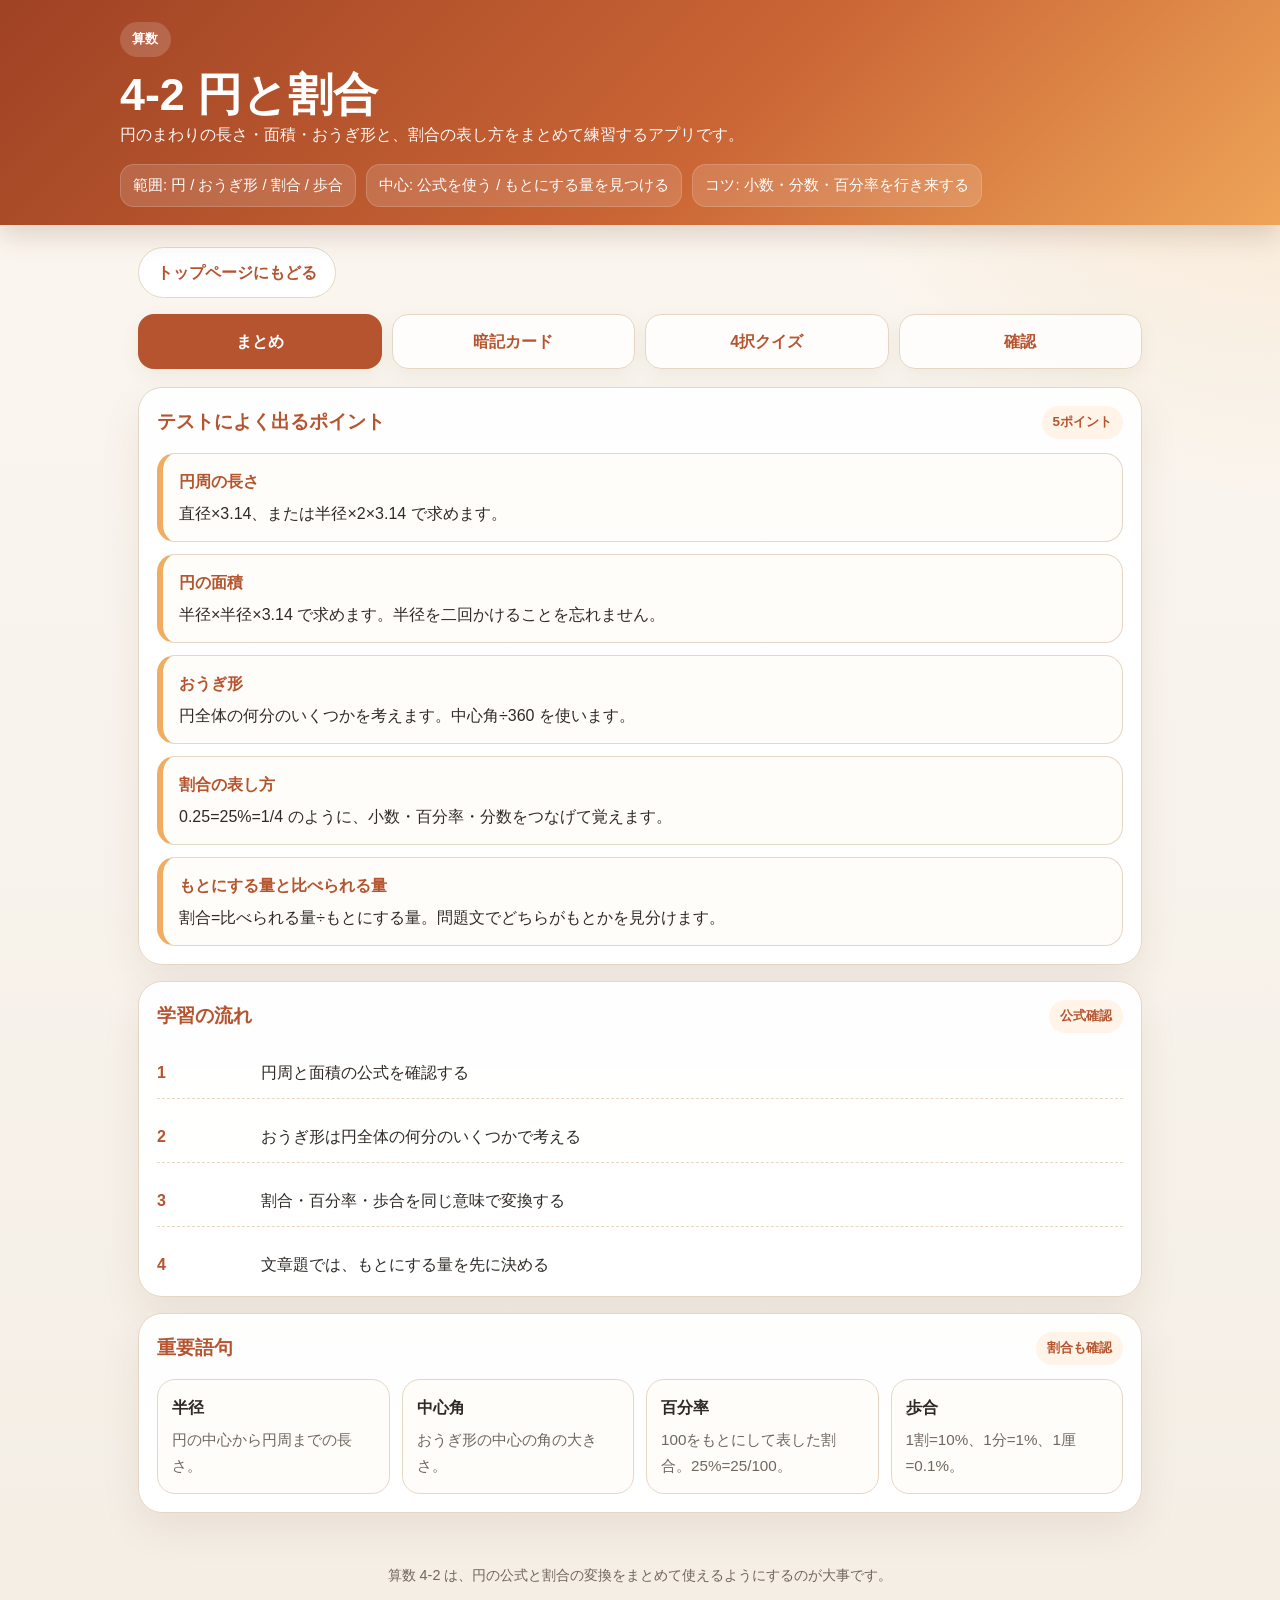
<file: sansu-4-2.html>
﻿<!DOCTYPE html>
<html lang="ja"><head><meta charset="UTF-8"><meta name="viewport" content="width=device-width, initial-scale=1.0"><title>算数 4-2 円と割合</title><link rel="stylesheet" href="study-app.css"></head><body><div class="shell"><header><div class="hero"><span class="eyebrow" id="eyebrow"></span><div><h1 id="appTitle"></h1><p id="appDescription"></p></div><div class="hero-meta" id="heroMeta"></div></div></header><main><div class="row" style="margin-top:0;margin-bottom:16px;"><a class="sub" href="index.html">トップページにもどる</a></div><div class="tabs"><button class="tab-btn active" data-tab="summary">まとめ</button><button class="tab-btn" data-tab="flash">暗記カード</button><button class="tab-btn" data-tab="quiz">4択クイズ</button><button class="tab-btn" data-tab="check">確認</button></div><section id="summary" class="panel active"><div class="section-grid"><article class="card"><div class="card-head"><h2>テストによく出るポイント</h2><span class="pill" id="pointCount"></span></div><div class="point-list" id="summaryPoints"></div></article><article class="card"><div class="card-head"><h2>学習の流れ</h2><span class="pill">公式確認</span></div><div class="timeline" id="timeline"></div></article><article class="card"><div class="card-head"><h2>重要語句</h2><span class="pill">割合も確認</span></div><div class="terms" id="terms"></div></article></div></section><section id="flash" class="panel"><article class="card"><div class="card-head"><div><h2>暗記カード</h2><p>公式、割合、小数と百分率の対応を何度も見て覚えよう。</p></div><span class="pill" id="flashCount"></span></div><div class="flash-grid" id="flashGrid"></div></article></section><section id="quiz" class="panel"><article class="card"><div class="quiz-head"><h2>4択クイズ</h2><div class="progress" id="progress"></div></div><div class="question" id="question"></div><div class="choices" id="choices"></div><div class="result" id="result"></div><div class="row"><button id="nextBtn" class="action" style="display:none;">次の問題へ</button><button id="restartBtn" class="sub">もう一回</button></div></article></section><section id="check" class="panel"><article class="card"><div class="card-head"><div><h2>学習チェック</h2><p>円の公式と割合の変換を自分でできるか確認しよう。</p></div><span class="pill completion" id="completionRate"></span></div><div class="checklist" id="checklist"></div></article></section></main><footer id="footerNote"></footer></div><script src="study-app.js"></script><script>
initStudyApp({storageKey:"sansu-4-2",pageTitle:"算数 4-2 円と割合",subject:"算数",unit:"4-2 円と割合",description:"円のまわりの長さ・面積・おうぎ形と、割合の表し方をまとめて練習するアプリです。",meta:["範囲: 円 / おうぎ形 / 割合 / 歩合","中心: 公式を使う / もとにする量を見つける","コツ: 小数・分数・百分率を行き来する"],summaryPoints:[{title:"円周の長さ",body:"直径×3.14、または半径×2×3.14 で求めます。"},{title:"円の面積",body:"半径×半径×3.14 で求めます。半径を二回かけることを忘れません。"},{title:"おうぎ形",body:"円全体の何分のいくつかを考えます。中心角÷360 を使います。"},{title:"割合の表し方",body:"0.25=25%=1/4 のように、小数・百分率・分数をつなげて覚えます。"},{title:"もとにする量と比べられる量",body:"割合=比べられる量÷もとにする量。問題文でどちらがもとかを見分けます。"}],timeline:[{year:"1",event:"円周と面積の公式を確認する"},{year:"2",event:"おうぎ形は円全体の何分のいくつかで考える"},{year:"3",event:"割合・百分率・歩合を同じ意味で変換する"},{year:"4",event:"文章題では、もとにする量を先に決める"}],terms:[{word:"半径",meaning:"円の中心から円周までの長さ。"},{word:"中心角",meaning:"おうぎ形の中心の角の大きさ。"},{word:"百分率",meaning:"100をもとにして表した割合。25%=25/100。"},{word:"歩合",meaning:"1割=10%、1分=1%、1厘=0.1%。"}],flashcards:[{front:"円周",back:"直径×3.14"},{front:"円の面積",back:"半径×半径×3.14"},{front:"おうぎ形の弧の長さ",back:"円周×中心角÷360"},{front:"おうぎ形の面積",back:"円の面積×中心角÷360"},{front:"0.25",back:"25%=1/4"},{front:"0.5",back:"50%=1/2=5割"},{front:"0.75",back:"75%=3/4"},{front:"0.1",back:"10%=1/10=1割"},{front:"0.01",back:"1%=1/100=1分"},{front:"1割",back:"10%=0.1"},{front:"2割5分",back:"25%=0.25"},{front:"7割",back:"70%=0.7"},{front:"12.5%",back:"0.125=1/8"},{front:"半径4cmの円周",back:"4×2×3.14=25.12cm"},{front:"半径3cmの円の面積",back:"3×3×3.14=28.26cm²"},{front:"中心角90度",back:"円全体の1/4"},{front:"中心角180度",back:"円全体の1/2"},{front:"割合",back:"比べられる量÷もとにする量"},{front:"比べられる量",back:"割合×もとにする量"},{front:"もとにする量",back:"比べられる量÷割合"},{front:"3割",back:"30%=0.3"},{front:"6分",back:"6%=0.06"}],quiz:[{question:"半径3cmの円の円周はどれですか。",choices:["9.42cm","18.84cm","28.26cm","37.68cm"],answerIndex:1,explanation:"3×2×3.14=18.84cm です。"},{question:"半径4cmの円の面積はどれですか。",choices:["25.12cm²","50.24cm²","16cm²","12.56cm²"],answerIndex:1,explanation:"4×4×3.14=50.24cm² です。"},{question:"中心角90度のおうぎ形の面積は、円全体の何分のいくつですか。",choices:["1/2","1/3","1/4","1/5"],answerIndex:2,explanation:"90÷360=1/4 です。"},{question:"0.25 を百分率で表すとどれですか。",choices:["2.5%","25%","250%","0.25%"],answerIndex:1,explanation:"0.25=25/100 なので 25% です。"},{question:"60% を歩合で表すとどれですか。",choices:["6割","6分","60割","0.6割"],answerIndex:0,explanation:"10%が1割なので 60%は6割です。"},{question:"1割2分5厘 を小数で表すとどれですか。",choices:["0.125","0.25","1.25","0.0125"],answerIndex:0,explanation:"0.1+0.02+0.005=0.125 です。"},{question:"割合の公式として正しいものはどれですか。",choices:["割合=もとにする量÷比べられる量","割合=比べられる量÷もとにする量","割合=比べられる量×もとにする量","割合=もとにする量-比べられる量"],answerIndex:1,explanation:"割合は、比べられる量をもとにする量で割って求めます。"},{question:"比べられる量が30で割合が0.6のとき、もとにする量はいくつですか。",choices:["18","36","50","60"],answerIndex:2,explanation:"30÷0.6=50 です。"},{question:"25% は分数で表すとどれですか。",choices:["1/2","1/4","1/5","2/5"],answerIndex:1,explanation:"25/100=1/4 です。"},{question:"半径6cm、中心角120度のおうぎ形の弧の長さはどれですか。",choices:["6.28cm","12.56cm","18.84cm","25.12cm"],answerIndex:1,explanation:"円周は37.68cm、その1/3で12.56cmです。"},{question:"0.75 にあたる百分率はどれですか。",choices:["7.5%","75%","750%","0.75%"],answerIndex:1,explanation:"0.75=75/100 です。"},{question:"3割 を小数で表すとどれですか。",choices:["0.03","0.3","3.0","30"],answerIndex:1,explanation:"1割=0.1 なので 3割=0.3 です。"},{question:"半径5cmの円の円周はどれですか。",choices:["15.7cm","31.4cm","78.5cm","25cm"],answerIndex:1,explanation:"5×2×3.14=31.4cm です。"},{question:"半径5cmの円の面積はどれですか。",choices:["31.4cm²","62.8cm²","78.5cm²","15.7cm²"],answerIndex:2,explanation:"5×5×3.14=78.5cm² です。"},{question:"中心角180度のおうぎ形は円全体のどれだけですか。",choices:["1/4","1/3","1/2","2/3"],answerIndex:2,explanation:"180÷360=1/2 です。"},{question:"比べられる量が24、もとにする量が80のとき、割合はいくつですか。",choices:["0.2","0.25","0.3","0.4"],answerIndex:2,explanation:"24÷80=0.3 です。"},{question:"12.5% を分数で表すとどれですか。",choices:["1/2","1/4","1/8","1/10"],answerIndex:2,explanation:"12.5%=0.125=1/8 です。"},{question:"6分 を百分率で表すとどれですか。",choices:["0.6%","6%","60%","600%"],answerIndex:1,explanation:"1分=1% なので 6分=6% です。"},{question:"割合が0.4でもとにする量が90のとき、比べられる量はいくつですか。",choices:["18","36","45","54"],answerIndex:1,explanation:"90×0.4=36 です。"},{question:"おうぎ形の面積を求めるときに使う考え方はどれですか。",choices:["円全体の面積に、中心角÷360をかける","半径に中心角を足す","円周をそのまま使う","直径を4倍する"],answerIndex:0,explanation:"おうぎ形は円の一部なので、円全体の何分のいくつかで考えます。"}],checkItems:[{title:"円周と面積の公式をすぐ言える",note:"円周=直径×3.14、面積=半径×半径×3.14。"},{title:"おうぎ形で中心角÷360を使える",note:"弧の長さも面積も同じ割合で考える。"},{title:"小数・百分率・分数・歩合を変換できる",note:"0.25=25%=1/4=2割5分のように変換する。"},{title:"文章題で、もとにする量を見分けられる",note:"割合の公式を逆に使って求める。"}],footer:"算数 4-2 は、円の公式と割合の変換をまとめて使えるようにするのが大事です。"});
</script></body></html>
</file>
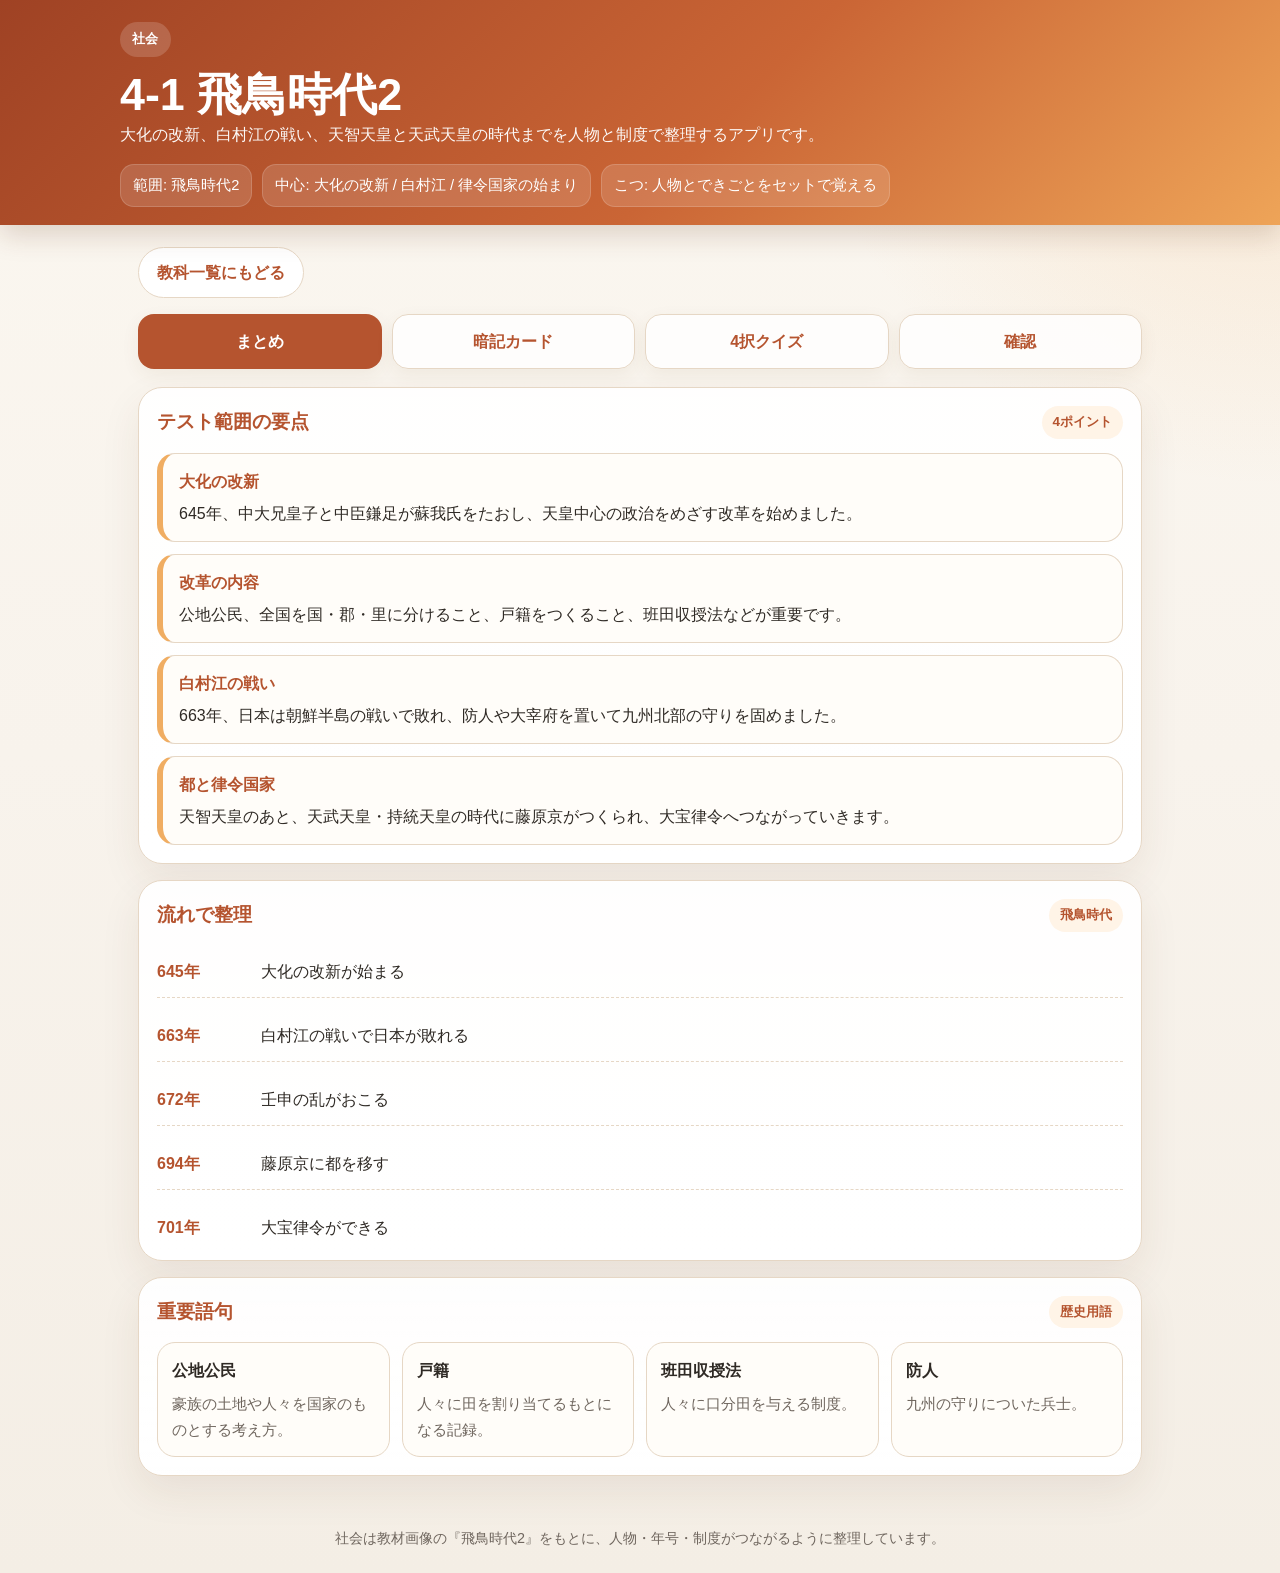
<file: shakai-4-1.html>
<!DOCTYPE html>
<html lang="ja">
<head>
  <meta charset="UTF-8">
  <meta name="viewport" content="width=device-width, initial-scale=1.0">
  <title>社会 4-1 テスト対策</title>
  <link rel="stylesheet" href="study-app.css">
</head>
<body>
  <div class="shell">
    <header>
      <div class="hero">
        <span class="eyebrow" id="eyebrow"></span>
        <div>
          <h1 id="appTitle"></h1>
          <p id="appDescription"></p>
        </div>
        <div class="hero-meta" id="heroMeta"></div>
      </div>
    </header>

    <main>
      <div class="row" style="margin-top:0;margin-bottom:16px;">
        <a class="sub" href="index.html">教科一覧にもどる</a>
      </div>
      <div class="tabs">
        <button class="tab-btn active" data-tab="summary">まとめ</button>
        <button class="tab-btn" data-tab="flash">暗記カード</button>
        <button class="tab-btn" data-tab="quiz">4択クイズ</button>
        <button class="tab-btn" data-tab="check">確認</button>
      </div>

      <section id="summary" class="panel active">
        <div class="section-grid">
          <article class="card">
            <div class="card-head">
              <h2>テスト範囲の要点</h2>
              <span class="pill" id="pointCount"></span>
            </div>
            <div class="point-list" id="summaryPoints"></div>
          </article>
          <article class="card">
            <div class="card-head">
              <h2>流れで整理</h2>
              <span class="pill">飛鳥時代</span>
            </div>
            <div class="timeline" id="timeline"></div>
          </article>
          <article class="card">
            <div class="card-head">
              <h2>重要語句</h2>
              <span class="pill">歴史用語</span>
            </div>
            <div class="terms" id="terms"></div>
          </article>
        </div>
      </section>

      <section id="flash" class="panel">
        <article class="card">
          <div class="card-head">
            <div>
              <h2>暗記カード</h2>
              <p>人物・制度・できごとのつながりを覚えます。</p>
            </div>
            <span class="pill" id="flashCount"></span>
          </div>
          <div class="flash-grid" id="flashGrid"></div>
        </article>
      </section>

      <section id="quiz" class="panel">
        <article class="card">
          <div class="quiz-head">
            <h2>4択クイズ</h2>
            <div class="progress" id="progress"></div>
          </div>
          <div class="question" id="question"></div>
          <div class="choices" id="choices"></div>
          <div class="result" id="result"></div>
          <div class="row">
            <button id="nextBtn" class="action" style="display:none;">次の問題</button>
            <button id="restartBtn" class="sub">もう一回</button>
          </div>
        </article>
      </section>

      <section id="check" class="panel">
        <article class="card">
          <div class="card-head">
            <div>
              <h2>学習チェック</h2>
              <p>年号・人物・制度をセットで言えるか確認します。</p>
            </div>
            <span class="pill completion" id="completionRate"></span>
          </div>
          <div class="checklist" id="checklist"></div>
        </article>
      </section>
    </main>
    <footer id="footerNote"></footer>
  </div>

  <script src="study-app.js"></script>
  <script>
    initStudyApp({
      storageKey: "shakai-4-1",
      pageTitle: "社会 4-1 飛鳥時代2",
      subject: "社会",
      unit: "4-1 飛鳥時代2",
      description: "大化の改新、白村江の戦い、天智天皇と天武天皇の時代までを人物と制度で整理するアプリです。",
      meta: [
        "範囲: 飛鳥時代2",
        "中心: 大化の改新 / 白村江 / 律令国家の始まり",
        "こつ: 人物とできごとをセットで覚える"
      ],
      summaryPoints: [
        { title: "大化の改新", body: "645年、中大兄皇子と中臣鎌足が蘇我氏をたおし、天皇中心の政治をめざす改革を始めました。" },
        { title: "改革の内容", body: "公地公民、全国を国・郡・里に分けること、戸籍をつくること、班田収授法などが重要です。" },
        { title: "白村江の戦い", body: "663年、日本は朝鮮半島の戦いで敗れ、防人や大宰府を置いて九州北部の守りを固めました。" },
        { title: "都と律令国家", body: "天智天皇のあと、天武天皇・持統天皇の時代に藤原京がつくられ、大宝律令へつながっていきます。" }
      ],
      timeline: [
        { year: "645年", event: "大化の改新が始まる" },
        { year: "663年", event: "白村江の戦いで日本が敗れる" },
        { year: "672年", event: "壬申の乱がおこる" },
        { year: "694年", event: "藤原京に都を移す" },
        { year: "701年", event: "大宝律令ができる" }
      ],
      terms: [
        { word: "公地公民", meaning: "豪族の土地や人々を国家のものとする考え方。" },
        { word: "戸籍", meaning: "人々に田を割り当てるもとになる記録。" },
        { word: "班田収授法", meaning: "人々に口分田を与える制度。" },
        { word: "防人", meaning: "九州の守りについた兵士。" }
      ],
      flashcards: [
        { front: "大化の改新を始めた人物は？", back: "中大兄皇子と中臣鎌足。" },
        { front: "公地公民とは？", back: "豪族が持っていた土地や人々を国家のものとする考え方。" },
        { front: "663年の戦いは？", back: "白村江の戦い。日本は敗れた。" },
        { front: "白村江の戦いのあと、九州北部に置かれたものは？", back: "防人や大宰府。" },
        { front: "694年にできた都は？", back: "藤原京。" },
        { front: "701年にできた法令は？", back: "大宝律令。" },
        { front: "戸籍を作った理由は？", back: "人々に田を分けたり、税を決めたりするため。" },
        { front: "班田収授法とは？", back: "人々に口分田を与える制度。" },
        { front: "672年の争いは？", back: "壬申の乱。" },
        { front: "藤原京はどんな都？", back: "日本で初めて本格的に整えられた都。" },
        { front: "防人とは？", back: "九州の守りについた兵士。" },
        { front: "大宰府とは？", back: "九州地方を治め、外国への備えもした役所。" },
        { front: "645年のできごとは？", back: "大化の改新が始まった。" },
        { front: "白村江の戦いの相手は？", back: "唐・新羅の連合軍。" },
        { front: "公地公民のねらいは？", back: "天皇中心の国づくりを進めること。" },
        { front: "口分田とは？", back: "班田収授法で人々に分け与えられた田。" },
        { front: "694年の都づくりを進めた天皇は？", back: "持統天皇。" },
        { front: "壬申の乱のあとに天皇になったのは？", back: "天武天皇。" },
        { front: "大宝律令は何のため？", back: "律令国家づくりを進めるため。" },
        { front: "中大兄皇子はのちのだれ？", back: "天智天皇。" },
        { front: "中臣鎌足はのちに何という名をもらった？", back: "藤原鎌足。" },
        { front: "白村江の戦いのあと、なぜ守りを固めた？", back: "外国から攻められるおそれがあったから。" },
        { front: "飛鳥時代後半の学習のこつは？", back: "人物・年号・制度をセットで覚えること。" }
      ],
      quiz: [
        {
          question: "大化の改新を始めた中心人物の組み合わせはどれ？",
          choices: ["聖徳太子と推古天皇", "中大兄皇子と中臣鎌足", "天智天皇と天武天皇", "蘇我馬子と蘇我入鹿"],
          answerIndex: 1,
          explanation: "645年に中大兄皇子と中臣鎌足が改革を始めました。"
        },
        {
          question: "『公地公民』の説明として正しいものはどれ？",
          choices: ["人々が自由に土地を売れること", "国が土地や人々を治める考え方", "税をなくすこと", "都を移すこと"],
          answerIndex: 1,
          explanation: "豪族の土地や人々を国家のものとする考え方です。"
        },
        {
          question: "白村江の戦いで日本が敗れたのは何年？",
          choices: ["603年", "645年", "663年", "701年"],
          answerIndex: 2,
          explanation: "663年です。戦いのあと、九州北部の守りを固めました。"
        },
        {
          question: "白村江の戦いのあとに置かれたものとして正しいのはどれ？",
          choices: ["遣唐使", "防人", "関所", "幕府"],
          answerIndex: 1,
          explanation: "防人や大宰府を置いて守りを固めました。"
        },
        {
          question: "694年に都が移された場所はどこ？",
          choices: ["平城京", "難波京", "藤原京", "平安京"],
          answerIndex: 2,
          explanation: "持統天皇の時代に藤原京がつくられました。"
        },
        {
          question: "701年にできたものはどれ？",
          choices: ["十七条の憲法", "冠位十二階", "大宝律令", "墾田永年私財法"],
          answerIndex: 2,
          explanation: "律令国家づくりを進める大事な法令です。"
        },
        {
          question: "戸籍を作った目的として正しいものはどれ？",
          choices: ["海を広げるため", "税や田を公平に決めるため", "寺をこわすため", "外国へ移住するため"],
          answerIndex: 1,
          explanation: "人々に田を与えたり、税を決めたりするために戸籍を作りました。"
        },
        {
          question: "班田収授法の説明として正しいものはどれ？",
          choices: ["兵士を選ぶ制度", "人々に口分田を与える制度", "都を移す制度", "仏教を広める制度"],
          answerIndex: 1,
          explanation: "戸籍をもとに人々へ田を分け与える制度です。"
        },
        {
          question: "672年に起こったできごとはどれ？",
          choices: ["白村江の戦い", "壬申の乱", "承久の乱", "応仁の乱"],
          answerIndex: 1,
          explanation: "672年は壬申の乱です。"
        },
        {
          question: "藤原京について正しいものはどれ？",
          choices: ["北海道に作られた", "日本初の本格的な都とされる", "海の上に作られた", "江戸時代の都である"],
          answerIndex: 1,
          explanation: "694年に都が移され、日本初の本格的な都とされています。"
        },
        {
          question: "防人の役目として正しいものはどれ？",
          choices: ["都で政治をする", "九州の守りにつく", "米を作る", "寺を建てる"],
          answerIndex: 1,
          explanation: "白村江の戦いのあと、九州北部の守りにつきました。"
        },
        {
          question: "大宰府が置かれた理由として近いものはどれ？",
          choices: ["北海道を開くため", "九州を治め、外国に備えるため", "東北の税を集めるため", "港をなくすため"],
          answerIndex: 1,
          explanation: "九州地方を治めながら、外国への備えもしました。"
        },
        {
          question: "大化の改新から大宝律令へつながる流れとして正しいのはどれ？",
          choices: ["天皇中心の国づくりを進めた", "武士の政治が始まった", "外国との交流をやめた", "土地を完全に個人のものにした"],
          answerIndex: 0,
          explanation: "改革を進めて、律令国家づくりへつながっていきました。"
        },
        {
          question: "645年に始まった改革はどれ？",
          choices: ["大宝律令", "大化の改新", "冠位十二階", "墾田永年私財法"],
          answerIndex: 1,
          explanation: "645年は大化の改新です。"
        },
        {
          question: "白村江の戦いで日本が戦った相手として正しいものはどれ？",
          choices: ["唐・新羅", "元", "モンゴル", "オランダ"],
          answerIndex: 0,
          explanation: "唐と新羅の連合軍に敗れました。"
        },
        {
          question: "口分田について正しいものはどれ？",
          choices: ["自由に売れる土地", "人々に分けられた田", "山の名前", "寺の土地"],
          answerIndex: 1,
          explanation: "班田収授法で人々に与えられた田です。"
        },
        {
          question: "694年に藤原京へ都を移した天皇はだれ？",
          choices: ["推古天皇", "持統天皇", "聖武天皇", "後醍醐天皇"],
          answerIndex: 1,
          explanation: "持統天皇の時代です。"
        },
        {
          question: "壬申の乱のあとに天皇になった人物はだれ？",
          choices: ["天武天皇", "天智天皇", "天皇ではない", "聖徳太子"],
          answerIndex: 0,
          explanation: "壬申の乱のあと、天武天皇が即位しました。"
        },
        {
          question: "大宝律令の目的としていちばん近いものはどれ？",
          choices: ["寺をなくすため", "律令国家づくりを進めるため", "海を広げるため", "税をなくすため"],
          answerIndex: 1,
          explanation: "国のしくみを整えて律令国家づくりを進めました。"
        },
        {
          question: "中大兄皇子はのちに何とよばれる？",
          choices: ["天武天皇", "天智天皇", "持統天皇", "藤原不比等"],
          answerIndex: 1,
          explanation: "中大兄皇子はのちの天智天皇です。"
        },
        {
          question: "中臣鎌足がのちにもらった名はどれ？",
          choices: ["藤原鎌足", "藤原道長", "源頼朝", "中大兄鎌足"],
          answerIndex: 0,
          explanation: "中臣鎌足は藤原姓を与えられ、藤原鎌足となりました。"
        },
        {
          question: "白村江の戦いのあと、防人や大宰府を置いた理由はどれ？",
          choices: ["祭りをするため", "外国からの攻撃に備えるため", "米作りを広めるため", "都を引っこすため"],
          answerIndex: 1,
          explanation: "外国に攻められるおそれにそなえて守りを固めました。"
        },
        {
          question: "公地公民と関係が深い考え方はどれ？",
          choices: ["豪族が好きに治める", "国が土地と人々を治める", "武士が分け合う", "農民が全部決める"],
          answerIndex: 1,
          explanation: "国家が土地や人々を治める考え方です。"
        },
        {
          question: "飛鳥時代2の学習で大事な覚え方としてよいものはどれ？",
          choices: ["人物だけ覚える", "年号だけ覚える", "人物・年号・制度をつなげて覚える", "地図だけ見る"],
          answerIndex: 2,
          explanation: "人物・年号・制度のつながりで覚えると整理しやすいです。"
        }
      ],
      checkItems: [
        { title: "645年・663年・694年・701年を言える", note: "年号とできごとをセットで覚えます。" },
        { title: "大化の改新の中心人物を言える", note: "中大兄皇子と中臣鎌足です。" },
        { title: "公地公民・戸籍・班田収授法を説明できる", note: "改革の内容として出やすいです。" },
        { title: "白村江の戦いのあと何が起こったか言える", note: "防人・大宰府・守りを固めたことを確認します。" }
      ],
      footer: "社会は教材画像の『飛鳥時代2』をもとに、人物・年号・制度がつながるように整理しています。"
    });
  </script>
</body>
</html>
</file>
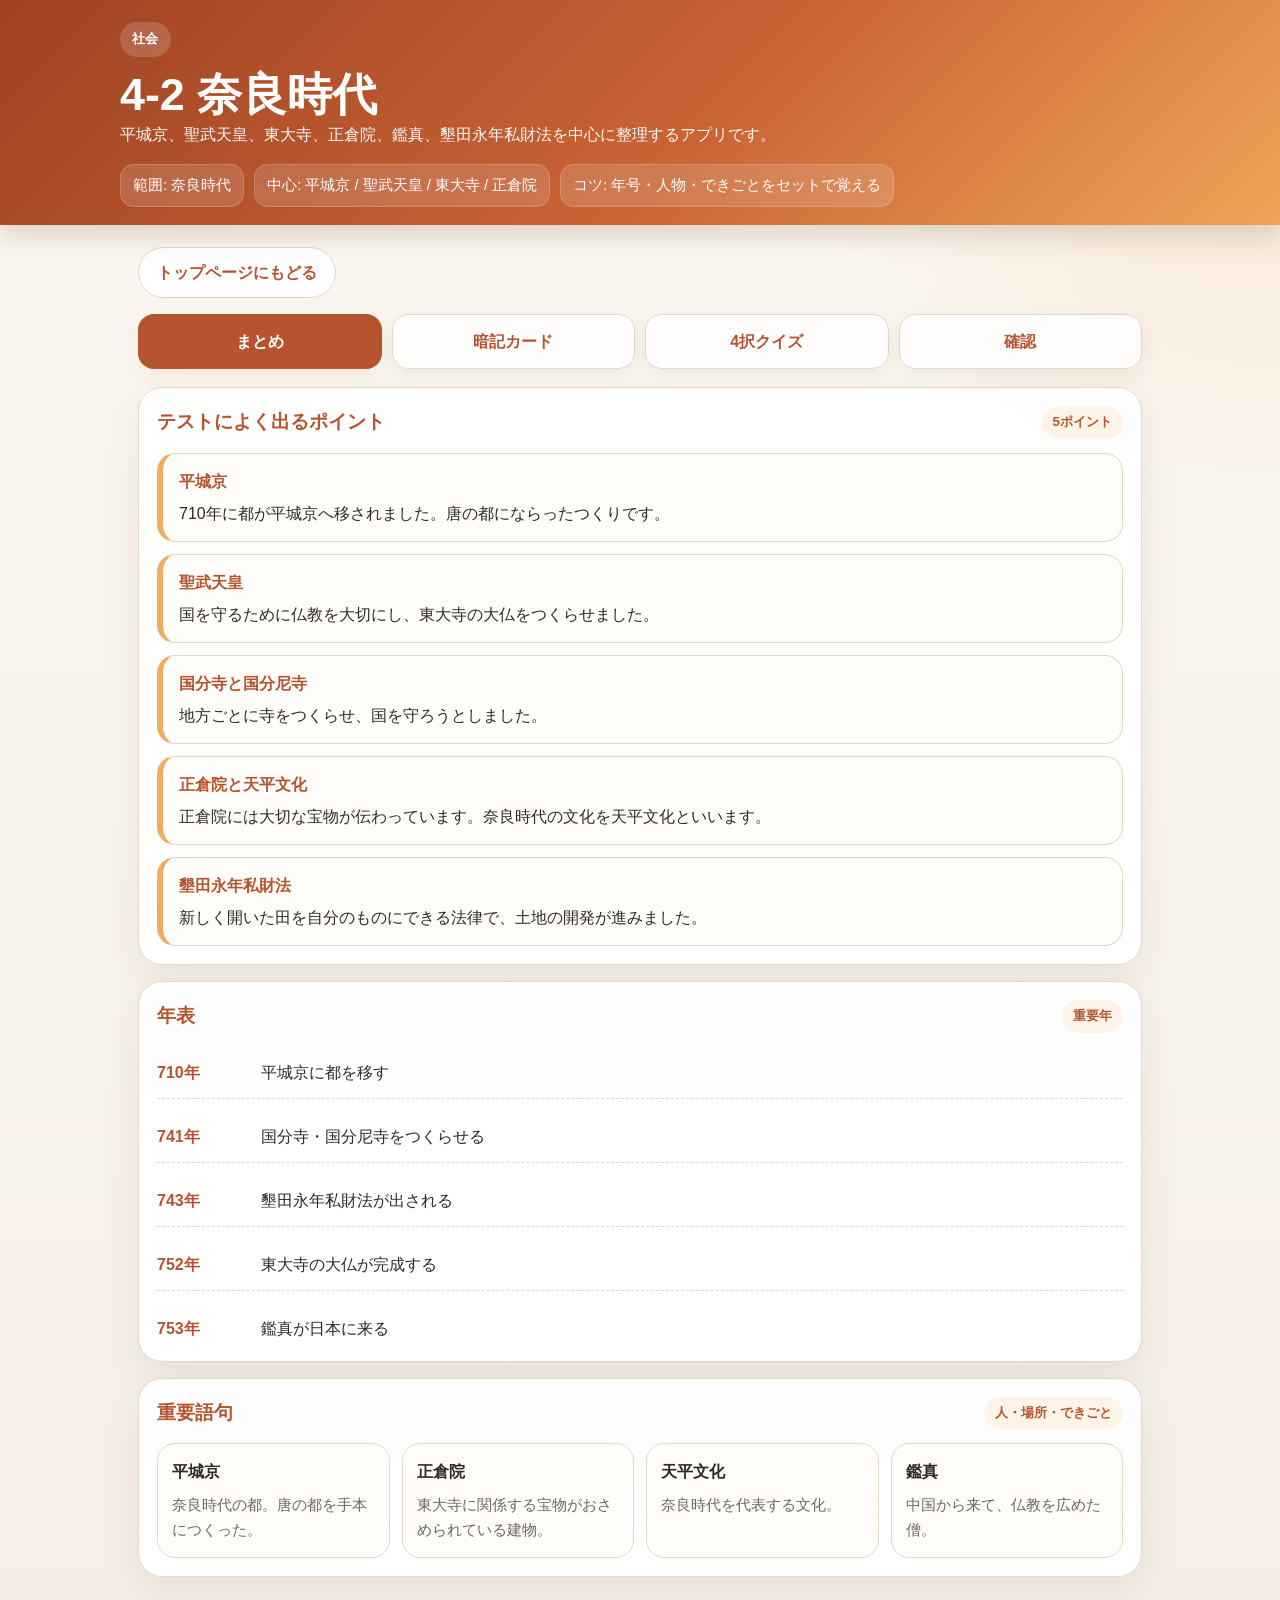
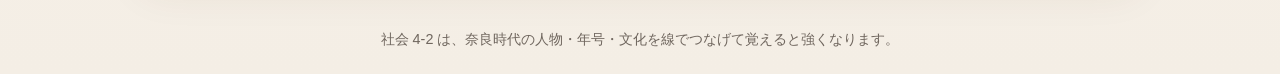
<file: shakai-4-2.html>
﻿<!DOCTYPE html>
<html lang="ja"><head><meta charset="UTF-8"><meta name="viewport" content="width=device-width, initial-scale=1.0"><title>社会 4-2 奈良時代</title><link rel="stylesheet" href="study-app.css"></head><body><div class="shell"><header><div class="hero"><span class="eyebrow" id="eyebrow"></span><div><h1 id="appTitle"></h1><p id="appDescription"></p></div><div class="hero-meta" id="heroMeta"></div></div></header><main><div class="row" style="margin-top:0;margin-bottom:16px;"><a class="sub" href="index.html">トップページにもどる</a></div><div class="tabs"><button class="tab-btn active" data-tab="summary">まとめ</button><button class="tab-btn" data-tab="flash">暗記カード</button><button class="tab-btn" data-tab="quiz">4択クイズ</button><button class="tab-btn" data-tab="check">確認</button></div><section id="summary" class="panel active"><div class="section-grid"><article class="card"><div class="card-head"><h2>テストによく出るポイント</h2><span class="pill" id="pointCount"></span></div><div class="point-list" id="summaryPoints"></div></article><article class="card"><div class="card-head"><h2>年表</h2><span class="pill">重要年</span></div><div class="timeline" id="timeline"></div></article><article class="card"><div class="card-head"><h2>重要語句</h2><span class="pill">人・場所・できごと</span></div><div class="terms" id="terms"></div></article></div></section><section id="flash" class="panel"><article class="card"><div class="card-head"><div><h2>暗記カード</h2><p>奈良時代の人物・都・文化・法律をカードでくり返し確認しよう。</p></div><span class="pill" id="flashCount"></span></div><div class="flash-grid" id="flashGrid"></div></article></section><section id="quiz" class="panel"><article class="card"><div class="quiz-head"><h2>4択クイズ</h2><div class="progress" id="progress"></div></div><div class="question" id="question"></div><div class="choices" id="choices"></div><div class="result" id="result"></div><div class="row"><button id="nextBtn" class="action" style="display:none;">次の問題へ</button><button id="restartBtn" class="sub">もう一回</button></div></article></section><section id="check" class="panel"><article class="card"><div class="card-head"><div><h2>学習チェック</h2><p>年号、人物、政治、文化をつなげて説明できるようにしよう。</p></div><span class="pill completion" id="completionRate"></span></div><div class="checklist" id="checklist"></div></article></section></main><footer id="footerNote"></footer></div><script src="study-app.js"></script><script>
initStudyApp({storageKey:"shakai-4-2",pageTitle:"社会 4-2 奈良時代",subject:"社会",unit:"4-2 奈良時代",description:"平城京、聖武天皇、東大寺、正倉院、鑑真、墾田永年私財法を中心に整理するアプリです。",meta:["範囲: 奈良時代","中心: 平城京 / 聖武天皇 / 東大寺 / 正倉院","コツ: 年号・人物・できごとをセットで覚える"],summaryPoints:[{title:"平城京",body:"710年に都が平城京へ移されました。唐の都にならったつくりです。"},{title:"聖武天皇",body:"国を守るために仏教を大切にし、東大寺の大仏をつくらせました。"},{title:"国分寺と国分尼寺",body:"地方ごとに寺をつくらせ、国を守ろうとしました。"},{title:"正倉院と天平文化",body:"正倉院には大切な宝物が伝わっています。奈良時代の文化を天平文化といいます。"},{title:"墾田永年私財法",body:"新しく開いた田を自分のものにできる法律で、土地の開発が進みました。"}],timeline:[{year:"710年",event:"平城京に都を移す"},{year:"741年",event:"国分寺・国分尼寺をつくらせる"},{year:"743年",event:"墾田永年私財法が出される"},{year:"752年",event:"東大寺の大仏が完成する"},{year:"753年",event:"鑑真が日本に来る"}],terms:[{word:"平城京",meaning:"奈良時代の都。唐の都を手本につくった。"},{word:"正倉院",meaning:"東大寺に関係する宝物がおさめられている建物。"},{word:"天平文化",meaning:"奈良時代を代表する文化。"},{word:"鑑真",meaning:"中国から来て、仏教を広めた僧。"}],flashcards:[{front:"710年",back:"平城京に都が移された年。"},{front:"平城京",back:"奈良時代の都。唐の都を手本にした。"},{front:"聖武天皇",back:"仏教の力で国を守ろうとした天皇。"},{front:"国分寺",back:"各地につくらせた寺。国を守る願いがこめられた。"},{front:"国分尼寺",back:"女性の僧のための寺。国分寺とセットで覚える。"},{front:"東大寺",back:"奈良にある大きな寺。大仏で有名。"},{front:"大仏",back:"東大寺につくられた大きな仏像。"},{front:"752年",back:"東大寺の大仏が完成した年。"},{front:"正倉院",back:"天平文化の宝物が伝わる建物。"},{front:"天平文化",back:"奈良時代を代表する文化。"},{front:"鑑真",back:"中国から来て、日本に仏教を広めた僧。"},{front:"753年",back:"鑑真が日本に来た年。"},{front:"墾田永年私財法",back:"新しく開いた田を自分のものにできる法律。"},{front:"743年",back:"墾田永年私財法が出された年。"},{front:"741年",back:"国分寺・国分尼寺をつくらせた年。"},{front:"行基",back:"大仏づくりに協力した僧。"},{front:"木簡",back:"文字を書いた木の札。奈良時代のくらしが分かる。"},{front:"租・庸・調",back:"奈良時代の税のしくみ。"},{front:"班田収授法",back:"人々に口分田をあたえる制度。"},{front:"唐",back:"奈良時代に手本にした中国の国。"},{front:"朱雀大路",back:"平城京の中央を通る広い道。"},{front:"天皇中心の国づくり",back:"奈良時代の政治の基本。"}],quiz:[{question:"710年に都が移された場所はどこですか。",choices:["平安京","平城京","飛鳥京","藤原京"],answerIndex:1,explanation:"710年に平城京へ都が移されました。"},{question:"仏教の力で国を守ろうとした天皇はだれですか。",choices:["天武天皇","聖武天皇","桓武天皇","推古天皇"],answerIndex:1,explanation:"聖武天皇が仏教を重んじました。"},{question:"各地につくらせた寺を何といいますか。",choices:["正倉院","金閣寺","国分寺","法隆寺"],answerIndex:2,explanation:"国分寺・国分尼寺を各地につくらせました。"},{question:"奈良にある大仏で有名な寺はどこですか。",choices:["東大寺","薬師寺","清水寺","中尊寺"],answerIndex:0,explanation:"東大寺の大仏が有名です。"},{question:"東大寺の大仏が完成した年はいつですか。",choices:["741年","743年","752年","753年"],answerIndex:2,explanation:"752年です。"},{question:"正倉院に伝わる文化を何といいますか。",choices:["国風文化","天平文化","元禄文化","北山文化"],answerIndex:1,explanation:"奈良時代の文化は天平文化です。"},{question:"中国から来て日本に仏教を広めた僧はだれですか。",choices:["空海","最澄","鑑真","行基"],answerIndex:2,explanation:"鑑真が日本に来ました。"},{question:"新しく開いた田を自分のものにできる法律はどれですか。",choices:["大化の改新","墾田永年私財法","御成敗式目","班田収授法"],answerIndex:1,explanation:"743年に出された法律です。"},{question:"741年のできごとはどれですか。",choices:["平城京へ都を移した","国分寺・国分尼寺をつくらせた","大仏が完成した","鑑真が来た"],answerIndex:1,explanation:"741年は国分寺・国分尼寺です。"},{question:"753年のできごとはどれですか。",choices:["平城京へ都を移した","墾田永年私財法を出した","鑑真が来た","大仏が完成した"],answerIndex:2,explanation:"753年に鑑真が来日しました。"},{question:"平城京は何を手本につくられましたか。",choices:["新羅の都","中国の唐の都","江戸の町","大阪の城下町"],answerIndex:1,explanation:"中国の唐の都が手本です。"},{question:"大仏づくりに協力した僧はだれですか。",choices:["行基","鑑真","聖徳太子","最澄"],answerIndex:0,explanation:"行基が協力しました。"},{question:"木簡とは何ですか。",choices:["木でできた仏像","木に書いた記録の札","木の橋","木の楽器"],answerIndex:1,explanation:"木簡は文字を書いた木の札です。"},{question:"奈良時代の税のしくみとして出てくる言葉はどれですか。",choices:["年貢","租・庸・調","関税","消費税"],answerIndex:1,explanation:"奈良時代は租・庸・調を覚えます。"},{question:"人々に口分田をあたえる制度はどれですか。",choices:["班田収授法","墾田永年私財法","楽市楽座","検地"],answerIndex:0,explanation:"班田収授法です。"},{question:"正倉院におさめられているものとして正しいものはどれですか。",choices:["天平文化の宝物","戦国時代のよろい","江戸時代の浮世絵だけ","現代の絵本"],answerIndex:0,explanation:"正倉院には天平文化の宝物が伝わります。"},{question:"聖武天皇が大切にしたものは何ですか。",choices:["キリスト教","仏教","茶道","能"],answerIndex:1,explanation:"仏教の力で国を守ろうとしました。"},{question:"奈良時代の都として正しいものはどれですか。",choices:["平安京","平城京","鎌倉","江戸"],answerIndex:1,explanation:"奈良時代の都は平城京です。"},{question:"743年の法律がねらったこととして近いものはどれですか。",choices:["新しい田を開くことを進める","都を京都に移す","仏像をこわす","外国との交流をやめる"],answerIndex:0,explanation:"新しく田を開く人を増やすねらいがありました。"},{question:"奈良時代にセットで覚えたい組み合わせはどれですか。",choices:["聖武天皇-東大寺","織田信長-楽市楽座","徳川家康-江戸幕府","源頼朝-鎌倉幕府"],answerIndex:0,explanation:"聖武天皇と東大寺は奈良時代の重要セットです。"}],checkItems:[{title:"710年・741年・743年・752年・753年を言える",note:"年号とできごとをセットで覚える。"},{title:"平城京・東大寺・正倉院の関係が分かる",note:"都、寺、文化財のつながりを整理する。"},{title:"聖武天皇・鑑真・行基を見分けられる",note:"人物ごとの役割を説明できる。"},{title:"墾田永年私財法の意味を説明できる",note:"なぜ出されたのかまで言えるようにする。"}],footer:"社会 4-2 は、奈良時代の人物・年号・文化を線でつなげて覚えると強くなります。"});
</script></body></html>
</file>
<file: study-app.css>
:root{
  --bg:#f8f3ec;
  --paper:#fffdf9;
  --card:#ffffff;
  --line:#e6d7c5;
  --ink:#2f2a25;
  --muted:#6f665e;
  --accent:#b5542f;
  --accent-2:#f0ad62;
  --accent-3:#fff4e7;
  --ok:#1f7a44;
  --ok-bg:#edf8f0;
  --ng:#b63a3a;
  --ng-bg:#fff1f1;
  --shadow:0 16px 40px rgba(86, 55, 29, 0.08);
}

*{
  box-sizing:border-box;
}

body{
  margin:0;
  font-family:"Hiragino Sans","Yu Gothic UI","Yu Gothic","Meiryo",sans-serif;
  background:
    radial-gradient(circle at top right, rgba(240,173,98,0.24), transparent 24%),
    linear-gradient(180deg, #fbf7f0 0%, var(--bg) 48%, #f4eee5 100%);
  color:var(--ink);
  line-height:1.7;
}

a{
  color:inherit;
}

.shell{
  min-height:100vh;
}

header{
  position:sticky;
  top:0;
  z-index:20;
  padding:22px 18px 18px;
  background:linear-gradient(135deg, #9f4224 0%, #ca6535 56%, #eea458 100%);
  color:#fff;
  box-shadow:0 10px 26px rgba(97, 47, 18, 0.18);
}

.hero{
  max-width:1040px;
  margin:0 auto;
  display:grid;
  gap:12px;
}

.eyebrow{
  display:inline-flex;
  width:max-content;
  align-items:center;
  gap:8px;
  padding:6px 12px;
  border-radius:999px;
  background:rgba(255,255,255,0.16);
  font-size:0.84rem;
  font-weight:700;
  letter-spacing:0.03em;
}

h1{
  margin:0;
  font-size:clamp(1.7rem, 4vw, 2.8rem);
  line-height:1.16;
}

.hero p{
  margin:0;
  max-width:760px;
  font-size:1rem;
  opacity:0.96;
}

.hero-meta{
  display:flex;
  flex-wrap:wrap;
  gap:10px;
  margin-top:4px;
}

.hero-chip{
  padding:8px 12px;
  border-radius:14px;
  background:rgba(255,255,255,0.14);
  border:1px solid rgba(255,255,255,0.16);
  font-size:0.92rem;
}

a.hero-chip{
  text-decoration:none;
  font-weight:700;
  transition:transform 150ms ease, background 150ms ease;
}

a.hero-chip:hover,
a.hero-chip:focus-visible{
  transform:translateY(-1px);
  background:rgba(255,255,255,0.22);
  outline:none;
}

main{
  max-width:1040px;
  margin:0 auto;
  padding:22px 18px 40px;
}

.tabs{
  display:grid;
  grid-template-columns:repeat(4, 1fr);
  gap:10px;
  margin-bottom:18px;
}

.tab-btn{
  appearance:none;
  border:1px solid var(--line);
  background:rgba(255,255,255,0.82);
  color:var(--accent);
  font:inherit;
  font-weight:700;
  border-radius:16px;
  padding:13px 10px;
  box-shadow:0 6px 18px rgba(114, 81, 38, 0.07);
  cursor:pointer;
  transition:transform 160ms ease, background 160ms ease, color 160ms ease;
}

.tab-btn:hover,
.tab-btn:focus-visible,
.nav-card:hover,
.nav-card:focus-visible,
.choice:hover,
.choice:focus-visible,
.action:hover,
.sub:hover{
  transform:translateY(-1px);
  outline:none;
}

.tab-btn.active{
  background:var(--accent);
  color:#fff;
  border-color:transparent;
}

.panel{
  display:none;
  animation:fadeUp 220ms ease;
}

.panel.active{
  display:block;
}

.section-grid{
  display:grid;
  gap:16px;
}

.card{
  background:linear-gradient(180deg, rgba(255,255,255,0.95) 0%, var(--card) 100%);
  border:1px solid var(--line);
  border-radius:24px;
  padding:18px;
  box-shadow:var(--shadow);
}

.card-head{
  display:flex;
  align-items:flex-start;
  justify-content:space-between;
  gap:12px;
  flex-wrap:wrap;
  margin-bottom:14px;
}

.card h2{
  margin:0;
  color:var(--accent);
  font-size:1.2rem;
}

.card p{
  margin:0;
}

.pill{
  display:inline-flex;
  align-items:center;
  padding:5px 11px;
  border-radius:999px;
  background:var(--accent-3);
  color:var(--accent);
  font-size:0.84rem;
  font-weight:700;
}

.point-list,
.timeline,
.checklist{
  display:grid;
  gap:12px;
}

.point{
  padding:14px 15px 14px 16px;
  background:var(--paper);
  border:1px solid var(--line);
  border-left:6px solid var(--accent-2);
  border-radius:18px;
}

.point strong{
  display:block;
  margin-bottom:4px;
  color:var(--accent);
  font-size:1.02rem;
}

.timeline-item{
  display:grid;
  grid-template-columns:92px 1fr;
  gap:12px;
  align-items:flex-start;
  padding:12px 0;
  border-bottom:1px dashed var(--line);
}

.timeline-item:last-child{
  border-bottom:none;
  padding-bottom:0;
}

.year{
  font-weight:800;
  color:var(--accent);
}

.terms{
  display:grid;
  grid-template-columns:repeat(auto-fit, minmax(220px, 1fr));
  gap:12px;
}

.term{
  padding:14px;
  border-radius:18px;
  border:1px solid var(--line);
  background:var(--paper);
}

.term h3{
  margin:0 0 6px;
  font-size:1rem;
}

.term p{
  color:var(--muted);
  font-size:0.95rem;
}

.flash-grid,
.nav-grid{
  display:grid;
  grid-template-columns:repeat(auto-fit, minmax(220px, 1fr));
  gap:14px;
}

.flashcard{
  perspective:1200px;
  cursor:pointer;
}

.flashcard button{
  all:unset;
  display:block;
  width:100%;
}

.flash-inner{
  position:relative;
  min-height:180px;
  transform-style:preserve-3d;
  transition:transform 0.55s ease;
}

.flashcard.flipped .flash-inner{
  transform:rotateY(180deg);
}

.flash-face{
  position:absolute;
  inset:0;
  display:flex;
  flex-direction:column;
  align-items:flex-start;
  justify-content:space-between;
  gap:14px;
  padding:16px;
  border-radius:22px;
  border:1px solid var(--line);
  background:#fff;
  backface-visibility:hidden;
  box-shadow:0 8px 24px rgba(96, 63, 34, 0.08);
}

.flash-front{
  background:linear-gradient(180deg, #fffefc 0%, #fff7ef 100%);
}

.flash-back{
  transform:rotateY(180deg);
  background:linear-gradient(180deg, #fff7ef 0%, #fff2df 100%);
}

.flash-label{
  font-size:0.82rem;
  font-weight:800;
  color:var(--accent);
  letter-spacing:0.03em;
}

.flash-text{
  font-size:1.04rem;
  font-weight:700;
  line-height:1.5;
}

.flash-tip{
  color:var(--muted);
  font-size:0.88rem;
}

.quiz-head{
  display:flex;
  align-items:center;
  justify-content:space-between;
  gap:10px;
  flex-wrap:wrap;
  margin-bottom:14px;
}

.progress{
  font-weight:800;
  color:var(--accent);
}

.question{
  margin-bottom:14px;
  font-size:1.12rem;
  font-weight:800;
  line-height:1.55;
}

.choices{
  display:grid;
  gap:10px;
}

.choice{
  appearance:none;
  width:100%;
  text-align:left;
  padding:13px 14px;
  border-radius:16px;
  border:1px solid var(--line);
  background:#fff;
  font:inherit;
  cursor:pointer;
  transition:border-color 160ms ease, transform 160ms ease, background 160ms ease;
}

.choice.correct{
  background:var(--ok-bg);
  border-color:#8ec7a0;
  color:var(--ok);
}

.choice.incorrect{
  background:var(--ng-bg);
  border-color:#e7adad;
  color:var(--ng);
}

.result{
  display:none;
  margin-top:12px;
  padding:12px 14px;
  border-radius:16px;
  background:var(--paper);
  border:1px solid var(--line);
}

.row{
  display:flex;
  gap:10px;
  flex-wrap:wrap;
  margin-top:14px;
}

.action,
.sub,
.nav-card{
  transition:transform 150ms ease, opacity 150ms ease;
}

.action,
.sub{
  appearance:none;
  border:none;
  border-radius:999px;
  padding:11px 18px;
  font:inherit;
  font-weight:800;
  cursor:pointer;
}

.action{
  background:var(--accent);
  color:#fff;
}

.sub{
  background:#fff;
  color:var(--accent);
  border:1px solid var(--line);
  text-decoration:none;
}

.score-box{
  color:var(--accent);
  font-size:1.18rem;
  font-weight:900;
}

.check-item{
  display:flex;
  gap:12px;
  align-items:flex-start;
  padding:12px 0;
  border-bottom:1px dashed var(--line);
}

.check-item:last-child{
  border-bottom:none;
  padding-bottom:0;
}

.check-item input{
  width:20px;
  height:20px;
  margin-top:3px;
  accent-color:var(--accent);
  flex:0 0 auto;
}

.check-text{
  display:grid;
  gap:2px;
}

.check-title{
  font-weight:700;
}

.check-note{
  color:var(--muted);
  font-size:0.92rem;
}

.completion{
  font-weight:800;
  color:var(--accent);
}

.nav-card{
  display:grid;
  gap:10px;
  text-decoration:none;
  padding:18px;
  border-radius:22px;
  border:1px solid var(--line);
  background:linear-gradient(180deg, rgba(255,255,255,0.92), #fff8f0);
  box-shadow:var(--shadow);
}

.nav-title{
  font-size:1.15rem;
  font-weight:800;
  color:var(--accent);
}

.nav-desc{
  color:var(--muted);
}

.nav-mini{
  font-size:0.88rem;
  font-weight:700;
  color:var(--accent);
}

footer{
  padding:10px 0 22px;
  text-align:center;
  color:var(--muted);
  font-size:0.9rem;
}

@keyframes fadeUp{
  from{
    opacity:0;
    transform:translateY(6px);
  }
  to{
    opacity:1;
    transform:translateY(0);
  }
}

@media (max-width:720px){
  header{
    position:static;
  }

  .tabs{
    grid-template-columns:repeat(2, 1fr);
  }

  .timeline-item{
    grid-template-columns:1fr;
    gap:4px;
  }
}
</file>
<file: note-workflow-app/note-workflow.css>
:root {
  --bg: #f6f0e6;
  --paper: rgba(255, 251, 245, 0.92);
  --panel: rgba(255, 255, 255, 0.9);
  --line: #dbcbb6;
  --text: #2f261f;
  --muted: #6d6258;
  --accent: #9f4b2f;
  --accent-soft: #f1dcc7;
  --accent-strong: #6e2d1d;
  --teal: #3d7a78;
  --gold: #c48a3a;
  --shadow: 0 24px 60px rgba(88, 53, 28, 0.12);
  --radius: 24px;
}

* {
  box-sizing: border-box;
}

body {
  margin: 0;
  font-family: "Yu Gothic UI", "Hiragino Sans", "Meiryo", sans-serif;
  color: var(--text);
  background:
    radial-gradient(circle at top left, rgba(196, 138, 58, 0.14), transparent 28%),
    radial-gradient(circle at top right, rgba(61, 122, 120, 0.12), transparent 22%),
    linear-gradient(180deg, #f9f4ee 0%, var(--bg) 54%, #efe5d7 100%);
}

button,
input,
select,
textarea {
  font: inherit;
}

.app-shell {
  min-height: 100vh;
  padding: 24px;
}

.hero {
  max-width: 1280px;
  margin: 0 auto 20px;
  padding: 28px;
  border-radius: 32px;
  color: #fff;
  background:
    linear-gradient(135deg, rgba(111, 45, 29, 0.96) 0%, rgba(159, 75, 47, 0.96) 56%, rgba(196, 138, 58, 0.94) 100%);
  box-shadow: var(--shadow);
  display: flex;
  justify-content: space-between;
  gap: 16px;
  align-items: flex-start;
}

.eyebrow {
  display: inline-flex;
  padding: 7px 12px;
  border-radius: 999px;
  background: rgba(255, 255, 255, 0.16);
  font-size: 0.82rem;
  font-weight: 700;
  letter-spacing: 0.04em;
}

.hero h1 {
  margin: 12px 0 10px;
  font-size: clamp(1.9rem, 4vw, 3rem);
  line-height: 1.1;
}

.hero p {
  margin: 0;
  max-width: 760px;
  line-height: 1.75;
}

.hero-actions {
  display: flex;
  flex-direction: column;
  gap: 10px;
}

.ghost-link,
.ghost-btn,
.panel-actions button,
.form-actions button,
#generatePromptBtn {
  border: 1px solid rgba(255, 255, 255, 0.25);
  background: rgba(255, 255, 255, 0.12);
  color: inherit;
  padding: 11px 15px;
  border-radius: 14px;
  text-decoration: none;
  cursor: pointer;
  transition: transform 160ms ease, background 160ms ease, border-color 160ms ease;
}

.ghost-link:hover,
.ghost-btn:hover,
.panel-actions button:hover,
.form-actions button:hover,
#generatePromptBtn:hover {
  transform: translateY(-1px);
  background: rgba(255, 255, 255, 0.18);
}

.layout {
  max-width: 1280px;
  margin: 0 auto;
  display: grid;
  gap: 18px;
  grid-template-columns: 1.15fr 1fr;
}

.panel {
  background: var(--panel);
  border: 1px solid var(--line);
  border-radius: var(--radius);
  padding: 22px;
  box-shadow: var(--shadow);
  backdrop-filter: blur(8px);
}

.stats-panel,
.prompt-panel {
  grid-column: 1 / -1;
}

.panel-head {
  display: flex;
  justify-content: space-between;
  gap: 16px;
  align-items: flex-start;
  margin-bottom: 18px;
}

.panel-head h2 {
  margin: 0 0 6px;
  color: var(--accent);
  font-size: 1.25rem;
}

.panel-head p {
  margin: 0;
  color: var(--muted);
}

.panel-actions {
  display: flex;
  gap: 10px;
  flex-wrap: wrap;
}

.panel-actions button,
.form-actions button,
#generatePromptBtn {
  background: var(--accent);
  color: #fff;
  border: none;
}

.panel-actions button:last-child,
.form-actions button:nth-child(2),
.form-actions button:nth-child(3) {
  background: #fff;
  color: var(--accent);
  border: 1px solid var(--line);
}

.stats-grid {
  display: grid;
  grid-template-columns: repeat(5, minmax(0, 1fr));
  gap: 12px;
}

.stat-card {
  padding: 16px;
  border-radius: 18px;
  background: linear-gradient(180deg, #fff 0%, #fff8ef 100%);
  border: 1px solid var(--line);
}

.stat-card strong {
  display: block;
  font-size: 1.75rem;
  color: var(--accent-strong);
  margin-top: 6px;
}

.stat-card span {
  color: var(--muted);
  font-size: 0.92rem;
}

.toolbar {
  display: grid;
  grid-template-columns: 1.3fr repeat(3, minmax(0, 1fr));
  gap: 12px;
  margin-bottom: 18px;
}

.toolbar label,
.editor-grid label {
  display: grid;
  gap: 6px;
}

.toolbar span,
.editor-grid span,
.prompt-label {
  font-size: 0.84rem;
  font-weight: 700;
  color: var(--muted);
}

input,
select,
textarea {
  width: 100%;
  padding: 12px 13px;
  border-radius: 14px;
  border: 1px solid var(--line);
  background: #fffdf9;
  color: var(--text);
}

textarea {
  resize: vertical;
  line-height: 1.65;
}

.board {
  display: grid;
  grid-template-columns: repeat(5, minmax(0, 1fr));
  gap: 14px;
}

.lane {
  background: linear-gradient(180deg, rgba(255, 249, 240, 0.92) 0%, rgba(255, 255, 255, 0.96) 100%);
  border: 1px solid var(--line);
  border-radius: 20px;
  padding: 14px;
  min-height: 280px;
}

.lane-head {
  display: flex;
  justify-content: space-between;
  align-items: center;
  margin-bottom: 12px;
}

.lane-head h3 {
  margin: 0;
  font-size: 1rem;
}

.lane-head span {
  color: var(--muted);
  font-size: 0.84rem;
}

.lane-items {
  display: grid;
  gap: 10px;
}

.card-item {
  width: 100%;
  text-align: left;
  border: 1px solid var(--line);
  border-radius: 18px;
  background: #fff;
  padding: 14px;
  cursor: pointer;
  transition: transform 150ms ease, border-color 150ms ease, box-shadow 150ms ease;
}

.card-item:hover,
.card-item.active {
  transform: translateY(-1px);
  border-color: rgba(159, 75, 47, 0.55);
  box-shadow: 0 12px 24px rgba(95, 60, 33, 0.08);
}

.card-item h4 {
  margin: 0 0 8px;
  font-size: 1rem;
  line-height: 1.35;
}

.meta-row {
  display: flex;
  flex-wrap: wrap;
  gap: 8px;
  margin-bottom: 8px;
}

.chip {
  display: inline-flex;
  align-items: center;
  padding: 5px 9px;
  border-radius: 999px;
  font-size: 0.77rem;
  font-weight: 700;
  background: var(--accent-soft);
  color: var(--accent-strong);
}

.chip.alt {
  background: rgba(61, 122, 120, 0.14);
  color: var(--teal);
}

.chip.low {
  background: rgba(196, 138, 58, 0.16);
  color: var(--gold);
}

.card-item p {
  margin: 0;
  color: var(--muted);
  font-size: 0.92rem;
  line-height: 1.55;
}

.current-id {
  color: var(--muted);
  font-size: 0.84rem;
}

.editor-grid {
  display: grid;
  grid-template-columns: repeat(2, minmax(0, 1fr));
  gap: 14px;
}

.editor-grid .full,
.form-actions {
  grid-column: 1 / -1;
}

.form-actions {
  display: flex;
  gap: 10px;
  flex-wrap: wrap;
}

.prompt-grid {
  display: grid;
  grid-template-columns: 1.15fr 0.85fr;
  gap: 16px;
}

.prompt-box,
.check-card {
  border: 1px solid var(--line);
  border-radius: 20px;
  background: linear-gradient(180deg, #fffdf8 0%, #fff 100%);
  padding: 16px;
}

.check-list {
  margin: 12px 0 0;
  padding-left: 18px;
  color: var(--muted);
  line-height: 1.8;
}

.empty-state {
  color: var(--muted);
  font-size: 0.92rem;
  padding: 12px 0;
}

@media (max-width: 1100px) {
  .layout {
    grid-template-columns: 1fr;
  }

  .board {
    grid-template-columns: repeat(2, minmax(0, 1fr));
  }

  .stats-grid,
  .toolbar,
  .prompt-grid,
  .editor-grid {
    grid-template-columns: 1fr;
  }
}

@media (max-width: 720px) {
  .app-shell {
    padding: 14px;
  }

  .hero,
  .panel {
    padding: 18px;
    border-radius: 24px;
  }

  .hero {
    flex-direction: column;
  }

  .hero-actions,
  .panel-head,
  .form-actions {
    width: 100%;
  }

  .board {
    grid-template-columns: 1fr;
  }
}
</file>
